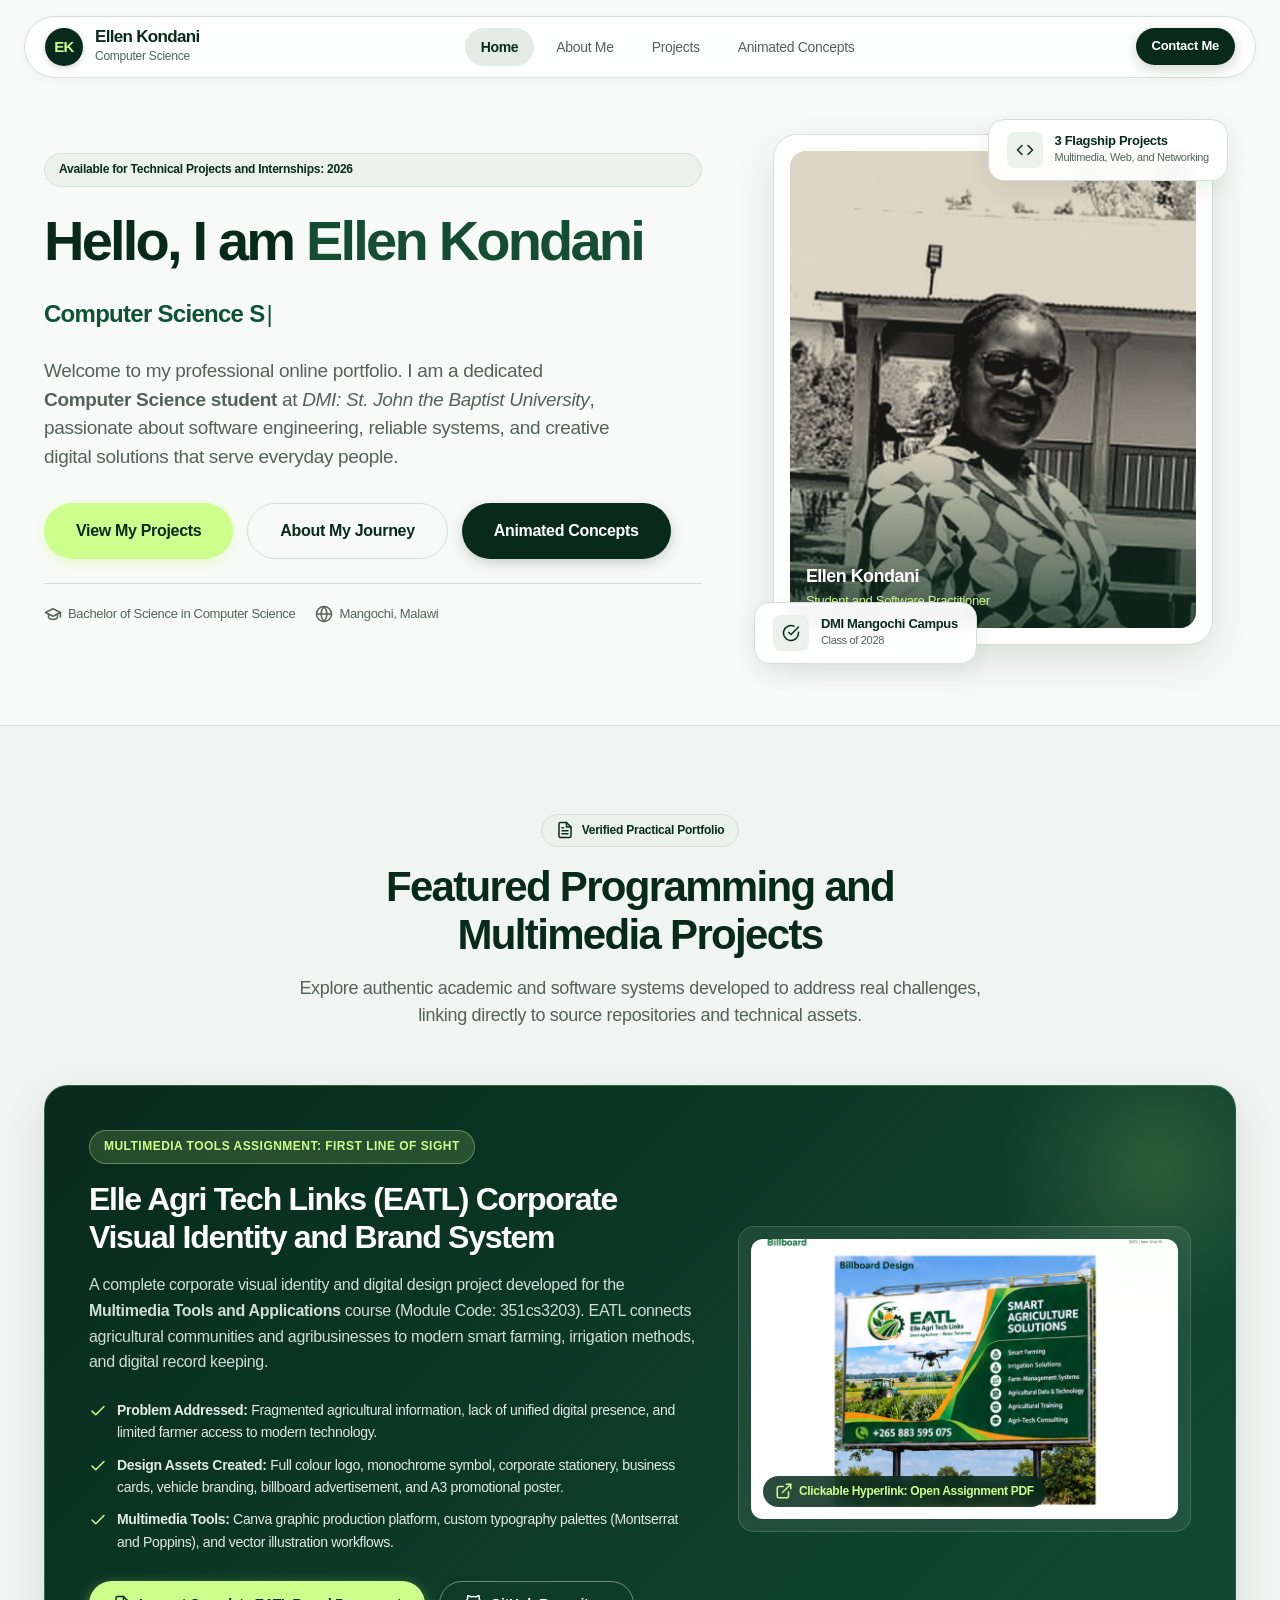
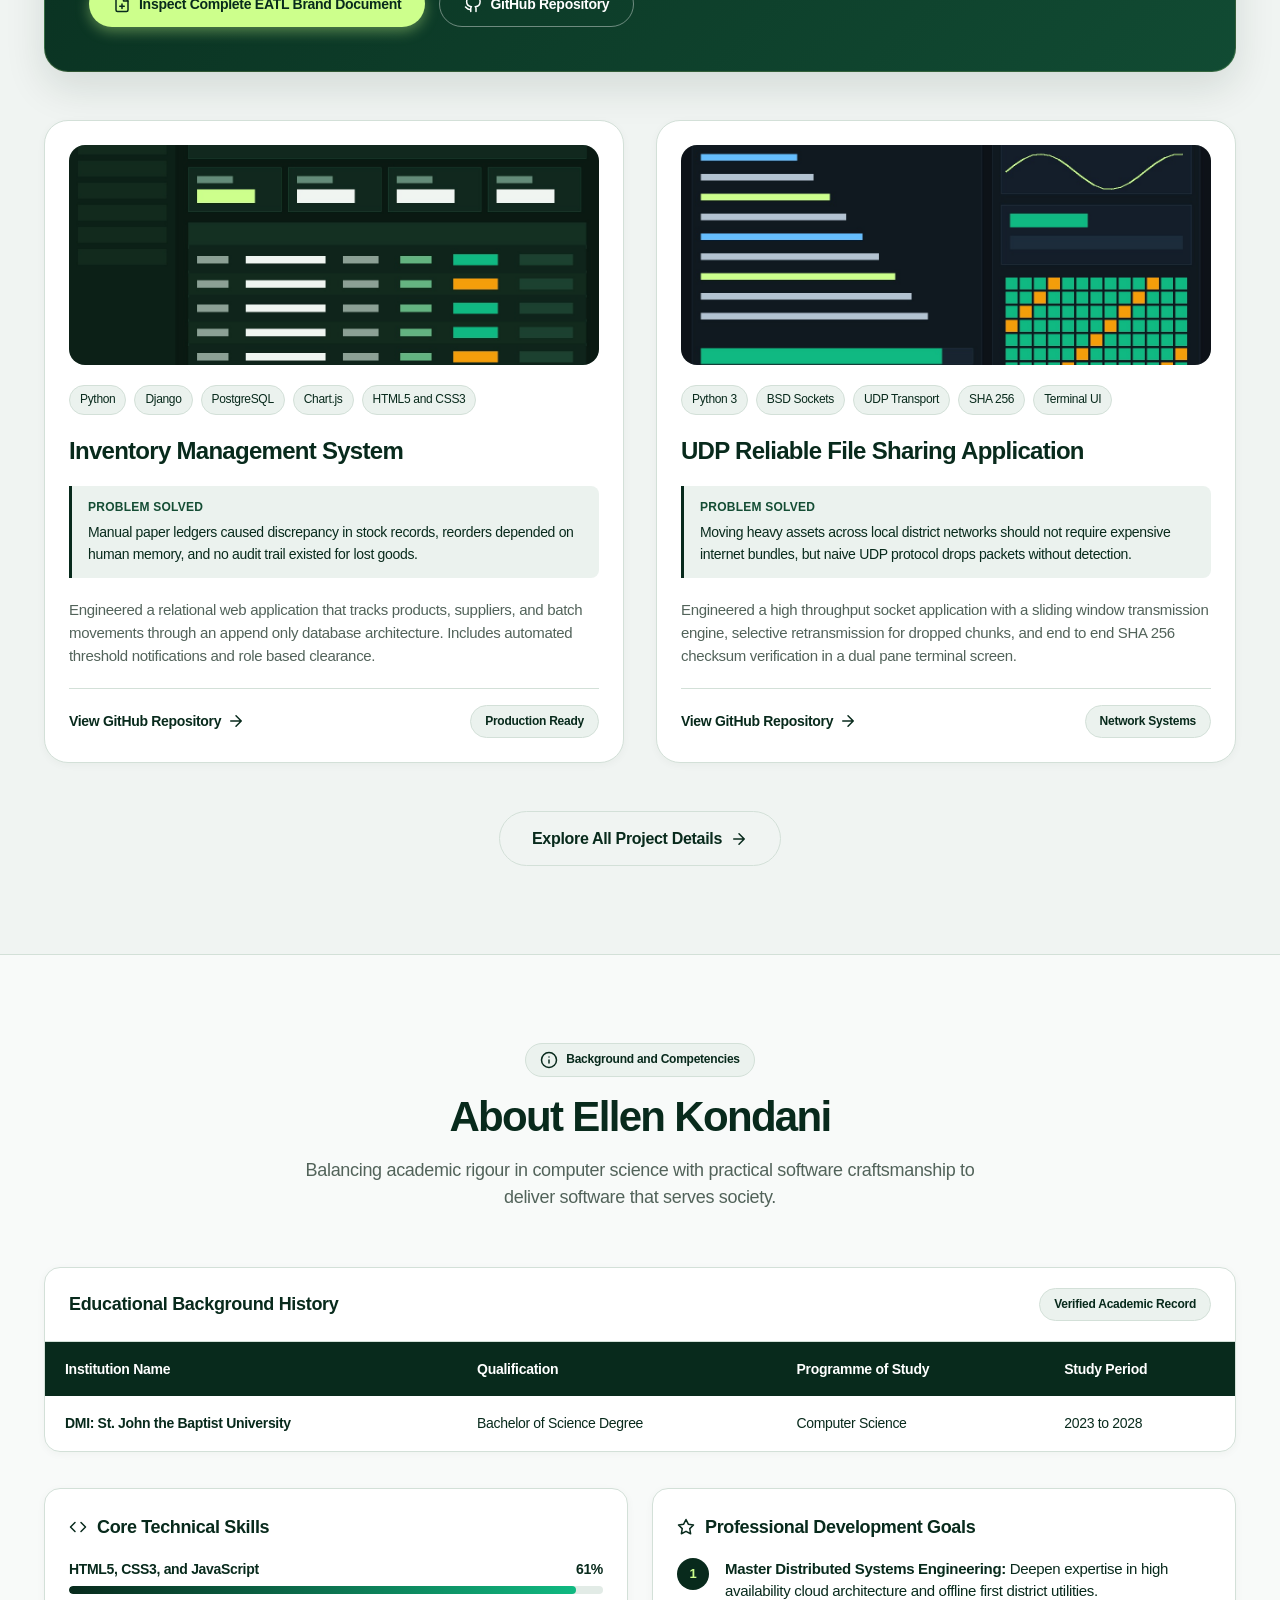
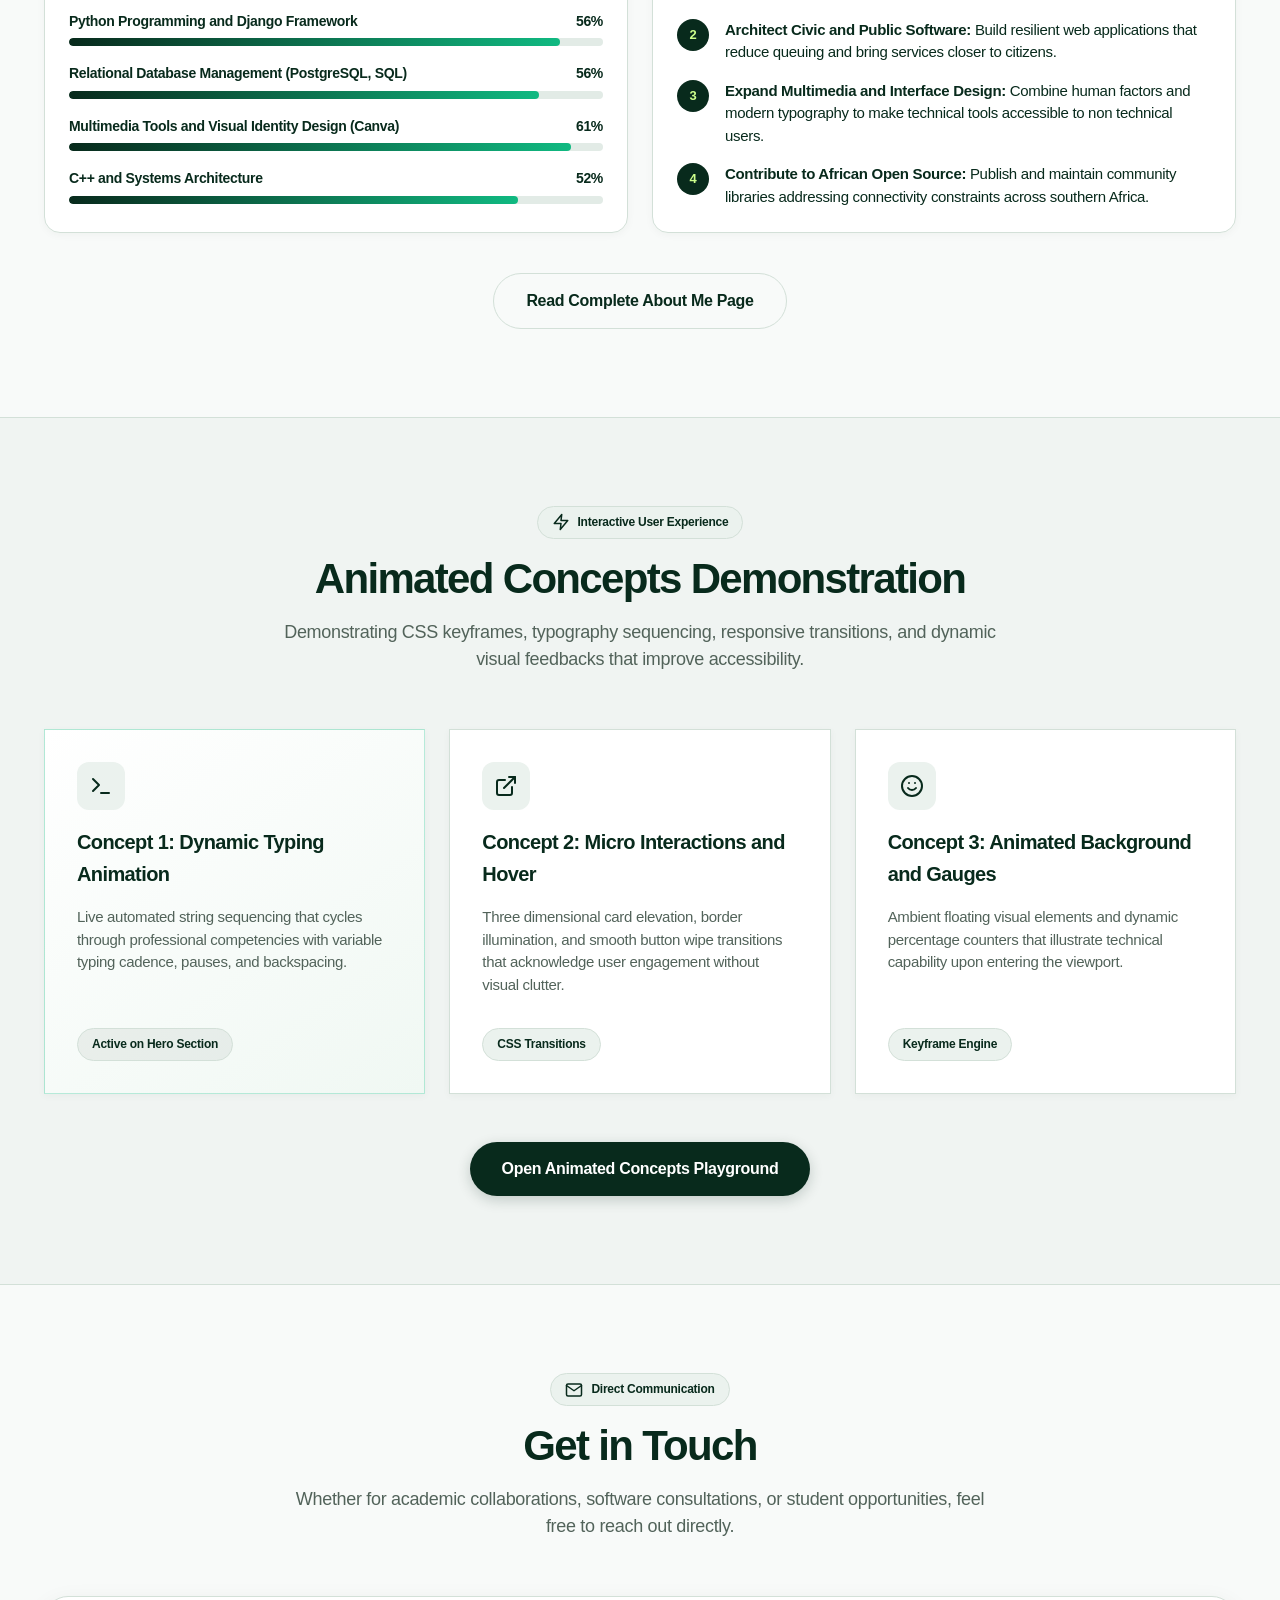
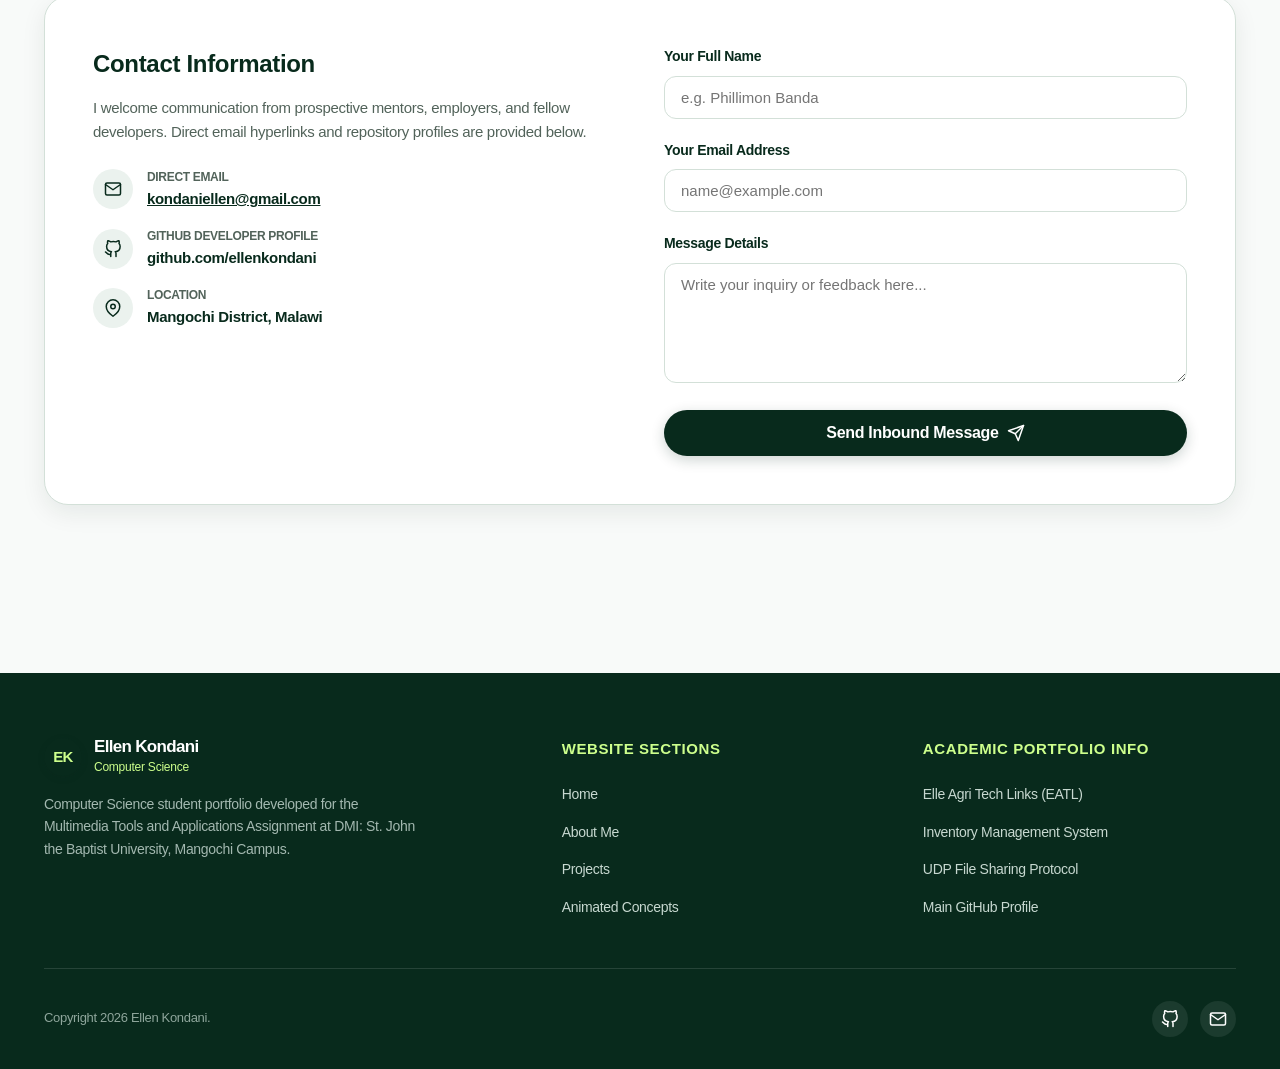
<file: index.html>
<!DOCTYPE html>
<html lang="en">
<head>
  <meta charset="UTF-8">
  <meta name="viewport" content="width=device-width, initial-scale=1.0">
  <title>Ellen Kondani: Computer Science Portfolio and Engineering Systems</title>
  <meta name="description" content="Personal professional portfolio of Ellen Kondani, Computer Science student and software developer based in Mangochi, Malawi. Showcasing software systems, multimedia branding, and engineering projects.">
  <link rel="stylesheet" href="css/style.css">
</head>
<body>

  <header class="site-header">
    <div class="site-header__inner">
      <a href="index.html" class="brand-link" aria-label="Ellen Kondani Portfolio Home">
        <div class="brand-logo-mark">EK</div>
        <div class="brand-text">
          <span class="brand-name">Ellen Kondani</span>
          <span class="brand-sub">Computer Science</span>
        </div>
      </a>

      <nav aria-label="Primary Navigation">
        <ul class="nav-links">
          <li class="nav-item active"><a href="index.html">Home</a></li>
          <li class="nav-item"><a href="about.html">About Me</a></li>
          <li class="nav-item"><a href="projects.html">Projects</a></li>
          <li class="nav-item"><a href="animations.html">Animated Concepts</a></li>
        </ul>
      </nav>

      <div class="nav-actions">
        <a href="#contact" class="btn btn-primary btn-sm">Contact Me</a>
        <button class="mobile-toggle" aria-label="Toggle navigation menu">
          <svg class="icon" viewBox="0 0 24 24"><line x1="3" y1="12" x2="21" y2="12"/><line x1="3" y1="6" x2="21" y2="6"/><line x1="3" y1="18" x2="21" y2="18"/></svg>
        </button>
      </div>
    </div>
  </header>

  <main>

    <section class="hero-section" id="home">
      <div class="container">
        <div class="hero-grid">
          <div class="hero-content">
            <div class="pill-badge">
              <span>Available for Technical Projects and Internships: 2026</span>
            </div>

            <h1 class="hero-title">
              Hello, I am <span class="hero-title-highlight">Ellen Kondani</span>
            </h1>

            <div class="hero-typing-box" aria-live="polite">
              <span id="typing-text"></span><span class="cursor-blink">|</span>
            </div>

            <p class="hero-description">
              Welcome to my professional online portfolio. I am a dedicated <strong>Computer Science student</strong> at <em>DMI: St. John the Baptist University</em>, passionate about software engineering, reliable systems, and creative digital solutions that serve everyday people.
            </p>

            <div class="hero-ctas">
              <a href="projects.html" class="btn btn-accent btn-lg">View My Projects</a>
              <a href="#about-overview" class="btn btn-outline btn-lg">About My Journey</a>
              <a href="animations.html" class="btn btn-primary btn-lg">Animated Concepts</a>
            </div>

            <div class="hero-meta-row">
              <div class="hero-meta-item">
                <svg class="icon" viewBox="0 0 24 24"><path d="M22 10v6M2 10l10-5 10 5-10 5z"/><path d="M6 12v5c3 3 9 3 12 0v-5"/></svg>
                <span>Bachelor of Science in Computer Science</span>
              </div>
              <div class="hero-meta-item">
                <svg class="icon" viewBox="0 0 24 24"><circle cx="12" cy="12" r="10"/><path d="M12 2a15.3 15.3 0 0 1 4 10 15.3 15.3 0 0 1-4 10 15.3 15.3 0 0 1-4-10 15.3 15.3 0 0 1 4-10z"/><line x1="2" y1="12" x2="22" y2="12"/></svg>
                <span>Mangochi, Malawi</span>
              </div>
            </div>
          </div>

          <div class="hero-visual">
            <div class="hero-card">
              <div class="hero-image-wrap">
                <img src="images/profile.jpg" alt="Portrait photograph of Ellen Kondani, Computer Science student and software developer" class="hero-image" width="440" height="520">
                <div class="hero-image-overlay"></div>
                <div class="hero-image-caption">
                  <div class="hero-image-name">Ellen Kondani</div>
                  <div class="hero-image-role">Student and Software Practitioner</div>
                </div>
              </div>

              <div class="floating-badge floating-badge-top">
                <div class="badge-icon-box">
                  <svg class="icon" viewBox="0 0 24 24"><polyline points="16 18 22 12 16 6"/><polyline points="8 6 2 12 8 18"/></svg>
                </div>
                <div>
                  <div class="badge-text-primary">3 Flagship Projects</div>
                  <div class="badge-text-secondary">Multimedia, Web, and Networking</div>
                </div>
              </div>

              <div class="floating-badge floating-badge-bottom">
                <div class="badge-icon-box">
                  <svg class="icon" viewBox="0 0 24 24"><path d="M22 11.08V12a10 10 0 1 1-5.93-9.14"/><polyline points="22 4 12 14.01 9 11.01"/></svg>
                </div>
                <div>
                  <div class="badge-text-primary">DMI Mangochi Campus</div>
                  <div class="badge-text-secondary">Class of 2028</div>
                </div>
              </div>
            </div>
          </div>
        </div>
      </div>
    </section>

    <section class="section section-alt" id="projects-showcase">
      <div class="container">
        <div class="section-head reveal-element">
          <div class="pill-badge">
            <svg class="icon" viewBox="0 0 24 24"><path d="M14 2H6a2 2 0 0 0-2 2v16a2 2 0 0 0 2 2h12a2 2 0 0 0 2-2V8z"/><polyline points="14 2 14 8 20 8"/><line x1="16" y1="13" x2="8" y2="13"/><line x1="16" y1="17" x2="8" y2="17"/><polyline points="10 9 9 9 8 9"/></svg>
            <span>Verified Practical Portfolio</span>
          </div>
          <h2 class="section-title">Featured Programming and Multimedia Projects</h2>
          <p class="section-subtitle">
            Explore authentic academic and software systems developed to address real challenges, linking directly to source repositories and technical assets.
          </p>
        </div>

        <div class="first-sight-banner reveal-element">
          <div class="first-sight-grid">
            <div>
              <span class="first-sight-header-tag">Multimedia Tools Assignment: First Line of Sight</span>
              <h3 class="first-sight-title">Elle Agri Tech Links (EATL) Corporate Visual Identity and Brand System</h3>
              <p class="first-sight-desc">
                A complete corporate visual identity and digital design project developed for the <strong>Multimedia Tools and Applications</strong> course (Module Code: 351cs3203). EATL connects agricultural communities and agribusinesses to modern smart farming, irrigation methods, and digital record keeping.
              </p>

              <ul class="first-sight-points">
                <li class="first-sight-point">
                  <svg class="icon" viewBox="0 0 24 24"><polyline points="20 6 9 17 4 12"/></svg>
                  <span><strong>Problem Addressed:</strong> Fragmented agricultural information, lack of unified digital presence, and limited farmer access to modern technology.</span>
                </li>
                <li class="first-sight-point">
                  <svg class="icon" viewBox="0 0 24 24"><polyline points="20 6 9 17 4 12"/></svg>
                  <span><strong>Design Assets Created:</strong> Full colour logo, monochrome symbol, corporate stationery, business cards, vehicle branding, billboard advertisement, and A3 promotional poster.</span>
                </li>
                <li class="first-sight-point">
                  <svg class="icon" viewBox="0 0 24 24"><polyline points="20 6 9 17 4 12"/></svg>
                  <span><strong>Multimedia Tools:</strong> Canva graphic production platform, custom typography palettes (Montserrat and Poppins), and vector illustration workflows.</span>
                </li>
              </ul>

              <div class="first-sight-actions">
                <a href="eatl-multimedia-assignment.pdf" target="_blank" rel="noopener noreferrer" class="btn btn-accent">
                  <svg class="icon" viewBox="0 0 24 24"><path d="M14 2H6a2 2 0 0 0-2 2v16a2 2 0 0 0 2 2h12a2 2 0 0 0 2-2V8z"/><polyline points="14 2 14 8 20 8"/><line x1="12" y1="18" x2="12" y2="12"/><line x1="9" y1="15" x2="15" y2="15"/></svg>
                  <span>Inspect Complete EATL Brand Document</span>
                </a>
                <a href="https://github.com/ellenkondani/eatl-brand-identity" target="_blank" rel="noopener noreferrer" class="btn btn-outline" style="color: #ffffff; border-color: rgba(255,255,255,0.4);">
                  <svg class="icon" viewBox="0 0 24 24"><path d="M9 19c-5 1.5-5-2.5-7-3m14 6v-3.87a3.37 3.37 0 0 0-.94-2.61c3.14-.35 6.44-1.54 6.44-7A5.44 5.44 0 0 0 20 4.77 5.07 5.07 0 0 0 19.91 1S18.73.65 16 2.48a13.38 13.38 0 0 0-7 0C6.27.65 5.09 1 5.09 1A5.07 5.07 0 0 0 5 4.77a5.44 5.44 0 0 0-1.5 3.78c0 5.42 3.3 6.61 6.44 7A3.37 3.37 0 0 0 9 18.13V22"/></svg>
                  <span>GitHub Repository</span>
                </a>
              </div>
            </div>

            <div class="first-sight-media-card">
              <a href="eatl-multimedia-assignment.pdf" target="_blank" rel="noopener noreferrer" class="first-sight-media-link" aria-label="Open full EATL multimedia design portfolio PDF document">
                <img src="images/project1-billboard.png" alt="Elle Agri Tech Links billboard and promotional design developed in Canva" class="first-sight-img" width="560" height="280">
                <div class="media-tag-overlay">
                  <svg class="icon" viewBox="0 0 24 24"><path d="M18 13v6a2 2 0 0 1-2 2H5a2 2 0 0 1-2-2V8a2 2 0 0 1 2-2h6"/><polyline points="15 3 21 3 21 9"/><line x1="10" y1="14" x2="21" y2="3"/></svg>
                  <span>Clickable Hyperlink: Open Assignment PDF</span>
                </div>
              </a>
            </div>
          </div>
        </div>

        <div class="projects-grid">
          <article class="project-card reveal-element">
            <div class="project-image-wrap">
              <a href="https://github.com/ellenkondani/inventory-management-system" target="_blank" rel="noopener noreferrer">
                <img src="images/project2.jpg" alt="User interface screenshot of Inventory Management System dashboard and ledger" class="project-thumb" width="600" height="400">
              </a>
            </div>

            <div class="project-tech-badges">
              <span class="tech-badge">Python</span>
              <span class="tech-badge">Django</span>
              <span class="tech-badge">PostgreSQL</span>
              <span class="tech-badge">Chart.js</span>
              <span class="tech-badge">HTML5 and CSS3</span>
            </div>

            <h3 class="project-title">Inventory Management System</h3>

            <div class="project-problem-box">
              <div class="project-problem-label">Problem Solved</div>
              Manual paper ledgers caused discrepancy in stock records, reorders depended on human memory, and no audit trail existed for lost goods.
            </div>

            <p class="project-description">
              Engineered a relational web application that tracks products, suppliers, and batch movements through an append only database architecture. Includes automated threshold notifications and role based clearance.
            </p>

            <div class="project-footer">
              <div class="project-link-group">
                <a href="https://github.com/ellenkondani/inventory-management-system" target="_blank" rel="noopener noreferrer" class="link-arrow">
                  <span>View GitHub Repository</span>
                  <svg class="icon" viewBox="0 0 24 24"><path d="M5 12h14M12 5l7 7-7 7"/></svg>
                </a>
              </div>
              <span class="pill-badge">Production Ready</span>
            </div>
          </article>

          <article class="project-card reveal-element">
            <div class="project-image-wrap">
              <a href="https://github.com/ellenkondani/udp-file-transfer" target="_blank" rel="noopener noreferrer">
                <img src="images/project3.jpg" alt="Terminal interface screenshot of the high reliability UDP file transfer application" class="project-thumb" width="600" height="400">
              </a>
            </div>

            <div class="project-tech-badges">
              <span class="tech-badge">Python 3</span>
              <span class="tech-badge">BSD Sockets</span>
              <span class="tech-badge">UDP Transport</span>
              <span class="tech-badge">SHA 256</span>
              <span class="tech-badge">Terminal UI</span>
            </div>

            <h3 class="project-title">UDP Reliable File Sharing Application</h3>

            <div class="project-problem-box">
              <div class="project-problem-label">Problem Solved</div>
              Moving heavy assets across local district networks should not require expensive internet bundles, but naive UDP protocol drops packets without detection.
            </div>

            <p class="project-description">
              Engineered a high throughput socket application with a sliding window transmission engine, selective retransmission for dropped chunks, and end to end SHA 256 checksum verification in a dual pane terminal screen.
            </p>

            <div class="project-footer">
              <div class="project-link-group">
                <a href="https://github.com/ellenkondani/udp-file-transfer" target="_blank" rel="noopener noreferrer" class="link-arrow">
                  <span>View GitHub Repository</span>
                  <svg class="icon" viewBox="0 0 24 24"><path d="M5 12h14M12 5l7 7-7 7"/></svg>
                </a>
              </div>
              <span class="pill-badge">Network Systems</span>
            </div>
          </article>
        </div>

        <div style="text-align: center; margin-top: 48px;">
          <a href="projects.html" class="btn btn-outline btn-lg">
            <span>Explore All Project Details</span>
            <svg class="icon" viewBox="0 0 24 24"><path d="M5 12h14M12 5l7 7-7 7"/></svg>
          </a>
        </div>
      </div>
    </section>

    <section class="section" id="about-overview">
      <div class="container">
        <div class="section-head reveal-element">
          <div class="pill-badge">
            <svg class="icon" viewBox="0 0 24 24"><circle cx="12" cy="12" r="10"/><path d="M12 16v-4"/><path d="M12 8h.01"/></svg>
            <span>Background and Competencies</span>
          </div>
          <h2 class="section-title">About Ellen Kondani</h2>
          <p class="section-subtitle">
            Balancing academic rigour in computer science with practical software craftsmanship to deliver software that serves society.
          </p>
        </div>

        <div class="table-card reveal-element">
          <div style="padding: 20px 24px; border-bottom: 1px solid var(--border-divider); display: flex; align-items: center; justify-content: space-between;">
            <h3 style="font-size: 18px; font-weight: 700;">Educational Background History</h3>
            <span class="pill-badge">Verified Academic Record</span>
          </div>
          <table class="styled-table">
            <thead>
              <tr>
                <th>Institution Name</th>
                <th>Qualification</th>
                <th>Programme of Study</th>
                <th>Study Period</th>
              </tr>
            </thead>
            <tbody>
              <tr>
                <td><strong>DMI: St. John the Baptist University</strong></td>
                <td>Bachelor of Science Degree</td>
                <td>Computer Science</td>
                <td>2023 to 2028</td>
              </tr>

            </tbody>
          </table>
        </div>

        <div class="skills-container reveal-element">
          <div class="skill-card">
            <h3 class="skill-card-title">
              <svg class="icon" viewBox="0 0 24 24"><polyline points="16 18 22 12 16 6"/><polyline points="8 6 2 12 8 18"/></svg>
              <span>Core Technical Skills</span>
            </h3>
            <ul class="skill-list-unstyled">
              <li class="skill-item">
                <div class="skill-item-header">
                  <span>HTML5, CSS3, and JavaScript</span>
                  <span class="skill-percent">95%</span>
                </div>
                <div class="progress-track">
                  <div class="progress-fill" data-target="95%"></div>
                </div>
              </li>
              <li class="skill-item">
                <div class="skill-item-header">
                  <span>Python Programming and Django Framework</span>
                  <span class="skill-percent">92%</span>
                </div>
                <div class="progress-track">
                  <div class="progress-fill" data-target="92%"></div>
                </div>
              </li>
              <li class="skill-item">
                <div class="skill-item-header">
                  <span>Relational Database Management (PostgreSQL, SQL)</span>
                  <span class="skill-percent">88%</span>
                </div>
                <div class="progress-track">
                  <div class="progress-fill" data-target="88%"></div>
                </div>
              </li>
              <li class="skill-item">
                <div class="skill-item-header">
                  <span>Multimedia Tools and Visual Identity Design (Canva)</span>
                  <span class="skill-percent">94%</span>
                </div>
                <div class="progress-track">
                  <div class="progress-fill" data-target="94%"></div>
                </div>
              </li>
              <li class="skill-item">
                <div class="skill-item-header">
                  <span>C++ and Systems Architecture</span>
                  <span class="skill-percent">84%</span>
                </div>
                <div class="progress-track">
                  <div class="progress-fill" data-target="84%"></div>
                </div>
              </li>
            </ul>
          </div>

          <div class="skill-card">
            <h3 class="skill-card-title">
              <svg class="icon" viewBox="0 0 24 24"><polygon points="12 2 15.09 8.26 22 9.27 17 14.14 18.18 21.02 12 17.77 5.82 21.02 7 14.14 2 9.27 8.91 8.26 12 2"/></svg>
              <span>Professional Development Goals</span>
            </h3>
            <ol class="custom-ordered-list">
              <li>
                <strong>Master Distributed Systems Engineering:</strong> Deepen expertise in high availability cloud architecture and offline first district utilities.
              </li>
              <li>
                <strong>Architect Civic and Public Software:</strong> Build resilient web applications that reduce queuing and bring services closer to citizens.
              </li>
              <li>
                <strong>Expand Multimedia and Interface Design:</strong> Combine human factors and modern typography to make technical tools accessible to non technical users.
              </li>
              <li>
                <strong>Contribute to African Open Source:</strong> Publish and maintain community libraries addressing connectivity constraints across southern Africa.
              </li>
            </ol>
          </div>
        </div>

        <div style="text-align: center; margin-top: 40px;">
          <a href="about.html" class="btn btn-outline btn-lg">Read Complete About Me Page</a>
        </div>
      </div>
    </section>

    <section class="section section-alt" id="animated-concepts-preview">
      <div class="container">
        <div class="section-head reveal-element">
          <div class="pill-badge">
            <svg class="icon" viewBox="0 0 24 24"><polygon points="13 2 3 14 12 14 11 22 21 10 12 10 13 2"/></svg>
            <span>Interactive User Experience</span>
          </div>
          <h2 class="section-title">Animated Concepts Demonstration</h2>
          <p class="section-subtitle">
            Demonstrating CSS keyframes, typography sequencing, responsive transitions, and dynamic visual feedbacks that improve accessibility.
          </p>
        </div>

        <div class="bento-grid">
          <div class="bento-card bento-card-highlight reveal-element">
            <div class="bento-icon-box">
              <svg class="icon" viewBox="0 0 24 24"><polyline points="4 17 10 11 4 5"/><line x1="12" y1="19" x2="20" y2="19"/></svg>
            </div>
            <h3 class="bento-title">Concept 1: Dynamic Typing Animation</h3>
            <p class="bento-desc">
              Live automated string sequencing that cycles through professional competencies with variable typing cadence, pauses, and backspacing.
            </p>
            <div style="margin-top: auto; padding-top: 16px;">
              <span class="pill-badge" style="background: rgba(8,42,28,0.06);">Active on Hero Section</span>
            </div>
          </div>

          <div class="bento-card reveal-element">
            <div class="bento-icon-box">
              <svg class="icon" viewBox="0 0 24 24"><path d="M15 3h6v6"/><path d="M10 14L21 3"/><path d="M18 13v6a2 2 0 0 1-2 2H5a2 2 0 0 1-2-2V8a2 2 0 0 1 2-2h6"/></svg>
            </div>
            <h3 class="bento-title">Concept 2: Micro Interactions and Hover</h3>
            <p class="bento-desc">
              Three dimensional card elevation, border illumination, and smooth button wipe transitions that acknowledge user engagement without visual clutter.
            </p>
            <div style="margin-top: auto; padding-top: 16px;">
              <span class="pill-badge">CSS Transitions</span>
            </div>
          </div>

          <div class="bento-card reveal-element">
            <div class="bento-icon-box">
              <svg class="icon" viewBox="0 0 24 24"><circle cx="12" cy="12" r="10"/><path d="M8 14s1.5 2 4 2 4-2 4-2"/><line x1="9" y1="9" x2="9.01" y2="9"/><line x1="15" y1="9" x2="15.01" y2="9"/></svg>
            </div>
            <h3 class="bento-title">Concept 3: Animated Background and Gauges</h3>
            <p class="bento-desc">
              Ambient floating visual elements and dynamic percentage counters that illustrate technical capability upon entering the viewport.
            </p>
            <div style="margin-top: auto; padding-top: 16px;">
              <span class="pill-badge">Keyframe Engine</span>
            </div>
          </div>
        </div>

        <div style="text-align: center; margin-top: 48px;">
          <a href="animations.html" class="btn btn-primary btn-lg">Open Animated Concepts Playground</a>
        </div>
      </div>
    </section>

    <section class="section" id="contact">
      <div class="container">
        <div class="section-head reveal-element">
          <div class="pill-badge">
            <svg class="icon" viewBox="0 0 24 24"><path d="M4 4h16c1.1 0 2 .9 2 2v12c0 1.1-.9 2-2 2H4c-1.1 0-2-.9-2-2V6c0-1.1.9-2 2-2z"/><polyline points="22,6 12,13 2,6"/></svg>
            <span>Direct Communication</span>
          </div>
          <h2 class="section-title">Get in Touch</h2>
          <p class="section-subtitle">
            Whether for academic collaborations, software consultations, or student opportunities, feel free to reach out directly.
          </p>
        </div>

        <div class="contact-card reveal-element">
          <div class="contact-info-block">
            <div>
              <h3 style="font-size: 24px; font-weight: 700; margin-bottom: 12px;">Contact Information</h3>
              <p style="color: var(--text-muted); font-size: 15px; line-height: 1.6;">
                I welcome communication from prospective mentors, employers, and fellow developers. Direct email hyperlinks and repository profiles are provided below.
              </p>
            </div>

            <ul class="contact-list">
              <li class="contact-item">
                <div class="contact-icon-box">
                  <svg class="icon" viewBox="0 0 24 24"><path d="M4 4h16c1.1 0 2 .9 2 2v12c0 1.1-.9 2-2 2H4c-1.1 0-2-.9-2-2V6c0-1.1.9-2 2-2z"/><polyline points="22,6 12,13 2,6"/></svg>
                </div>
                <div>
                  <div style="font-size: 12px; color: var(--text-muted); font-weight: 600; text-transform: uppercase;">Direct Email</div>
                  <a href="mailto:hello@ellenkondani.com" style="font-weight: 600; color: var(--brand-primary); text-decoration: underline;">kondaniellen@gmail.com</a>
                </div>
              </li>



              <li class="contact-item">
                <div class="contact-icon-box">
                  <svg class="icon" viewBox="0 0 24 24"><path d="M9 19c-5 1.5-5-2.5-7-3m14 6v-3.87a3.37 3.37 0 0 0-.94-2.61c3.14-.35 6.44-1.54 6.44-7A5.44 5.44 0 0 0 20 4.77 5.07 5.07 0 0 0 19.91 1S18.73.65 16 2.48a13.38 13.38 0 0 0-7 0C6.27.65 5.09 1 5.09 1A5.07 5.07 0 0 0 5 4.77a5.44 5.44 0 0 0-1.5 3.78c0 5.42 3.3 6.61 6.44 7A3.37 3.37 0 0 0 9 18.13V22"/></svg>
                </div>
                <div>
                  <div style="font-size: 12px; color: var(--text-muted); font-weight: 600; text-transform: uppercase;">GitHub Developer Profile</div>
                  <a href="https://github.com/ellenkondani" target="_blank" rel="noopener noreferrer" style="font-weight: 600; color: var(--brand-primary);">github.com/ellenkondani</a>
                </div>
              </li>

              <li class="contact-item">
                <div class="contact-icon-box">
                  <svg class="icon" viewBox="0 0 24 24"><path d="M21 10c0 7-9 13-9 13s-9-6-9-13a9 9 0 0 1 18 0z"/><circle cx="12" cy="10" r="3"/></svg>
                </div>
                <div>
                  <div style="font-size: 12px; color: var(--text-muted); font-weight: 600; text-transform: uppercase;">Location</div>
                  <span style="font-weight: 600; color: var(--text-ink);">Mangochi District, Malawi</span>
                </div>
              </li>
            </ul>
          </div>

          <div>
            <form action="mailto:hello@ellenkondani.com" method="post" enctype="text/plain">
              <div class="form-group">
                <label for="contact-name" class="form-label">Your Full Name</label>
                <input type="text" id="contact-name" name="name" class="form-input" placeholder="e.g. Phillimon Banda" required>
              </div>

              <div class="form-group">
                <label for="contact-email" class="form-label">Your Email Address</label>
                <input type="email" id="contact-email" name="email" class="form-input" placeholder="name@example.com" required>
              </div>

              <div class="form-group">
                <label for="contact-message" class="form-label">Message Details</label>
                <textarea id="contact-message" name="message" class="form-textarea" placeholder="Write your inquiry or feedback here..." required></textarea>
              </div>

              <button type="submit" class="btn btn-primary btn-lg" style="width: 100%;">
                <span>Send Inbound Message</span>
                <svg class="icon" viewBox="0 0 24 24"><line x1="22" y1="2" x2="11" y2="13"/><polygon points="22 2 15 22 11 13 2 9 22 2"/></svg>
              </button>
            </form>
          </div>
        </div>
      </div>
    </section>

  </main>

  <footer class="site-footer">
    <div class="container">
      <div class="footer-top">
        <div>
          <div class="brand-link" style="color: var(--surface-white);">
            <div class="brand-logo-mark">EK</div>
            <div class="brand-text">
              <span class="brand-name" style="color: var(--surface-white);">Ellen Kondani</span>
              <span class="brand-sub" style="color: var(--brand-accent);">Computer Science</span>
            </div>
          </div>
          <p class="footer-brand-desc">
            Computer Science student portfolio developed for the Multimedia Tools and Applications Assignment at DMI: St. John the Baptist University, Mangochi Campus.
          </p>
        </div>

        <div>
          <h4 class="footer-heading">Website Sections</h4>
          <ul class="footer-links">
            <li><a href="index.html">Home</a></li>
            <li><a href="about.html">About Me</a></li>
            <li><a href="projects.html">Projects</a></li>
            <li><a href="animations.html">Animated Concepts</a></li>
          </ul>
        </div>

        <div>
          <h4 class="footer-heading">Academic Portfolio Info</h4>
          <ul class="footer-links">
            <li><a href="projects.html#eatl-project">Elle Agri Tech Links (EATL)</a></li>
            <li><a href="projects.html#inventory-project">Inventory Management System</a></li>
            <li><a href="projects.html#udp-project">UDP File Sharing Protocol</a></li>
            <li><a href="https://github.com/ellenkondani" target="_blank" rel="noopener noreferrer">Main GitHub Profile</a></li>
          </ul>
        </div>
      </div>

      <div class="footer-bottom">
        <div>
          Copyright 2026 Ellen Kondani.
        </div>
        <div class="footer-social-row">
          <a href="https://github.com/ellenkondani" target="_blank" rel="noopener noreferrer" class="footer-social-btn" aria-label="Visit GitHub Profile">
            <svg class="icon" viewBox="0 0 24 24"><path d="M9 19c-5 1.5-5-2.5-7-3m14 6v-3.87a3.37 3.37 0 0 0-.94-2.61c3.14-.35 6.44-1.54 6.44-7A5.44 5.44 0 0 0 20 4.77 5.07 5.07 0 0 0 19.91 1S18.73.65 16 2.48a13.38 13.38 0 0 0-7 0C6.27.65 5.09 1 5.09 1A5.07 5.07 0 0 0 5 4.77a5.44 5.44 0 0 0-1.5 3.78c0 5.42 3.3 6.61 6.44 7A3.37 3.37 0 0 0 9 18.13V22"/></svg>
          </a>
          <a href="mailto:hello@ellenkondani.com" class="footer-social-btn" aria-label="Send direct email to Ellen Kondani">
            <svg class="icon" viewBox="0 0 24 24"><path d="M4 4h16c1.1 0 2 .9 2 2v12c0 1.1-.9 2-2 2H4c-1.1 0-2-.9-2-2V6c0-1.1.9-2 2-2z"/><polyline points="22,6 12,13 2,6"/></svg>
          </a>
        </div>
      </div>
    </div>
  </footer>

  <script src="js/script.js"></script>
</body>
</html>
</file>
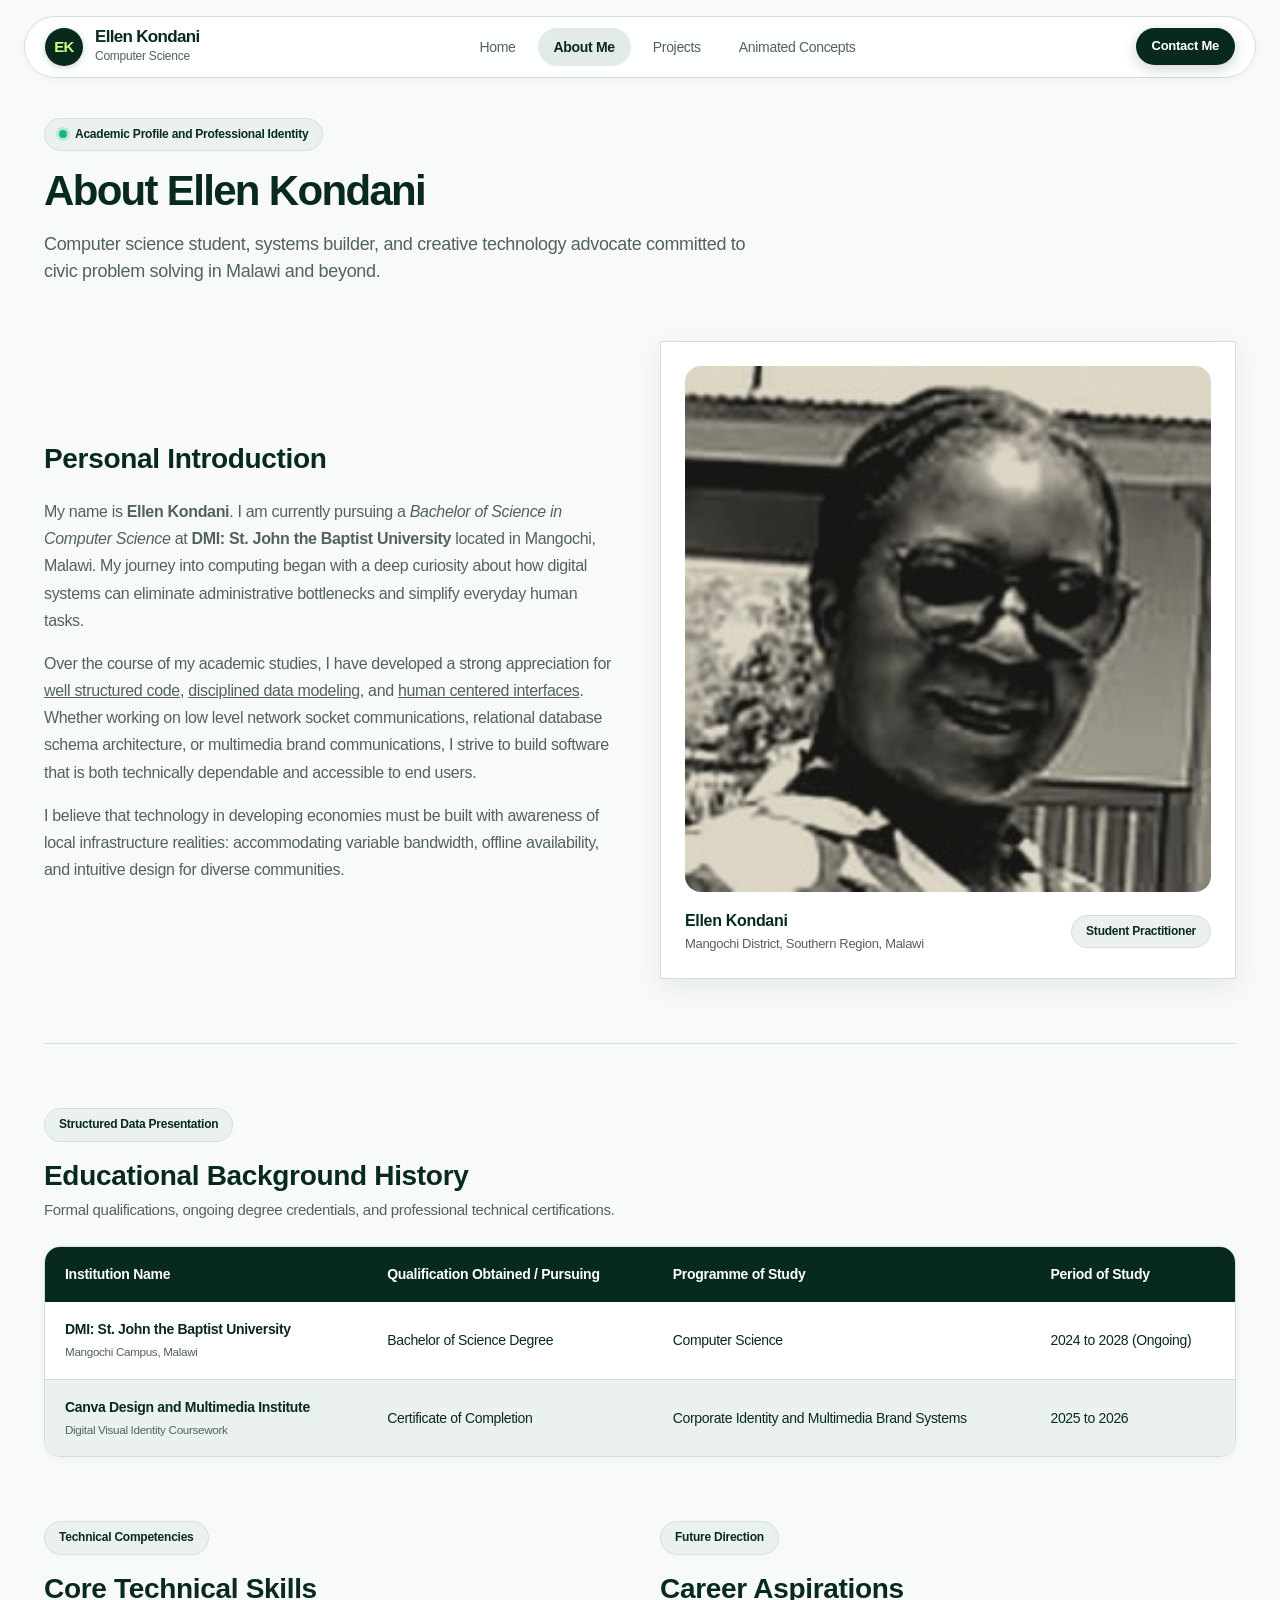
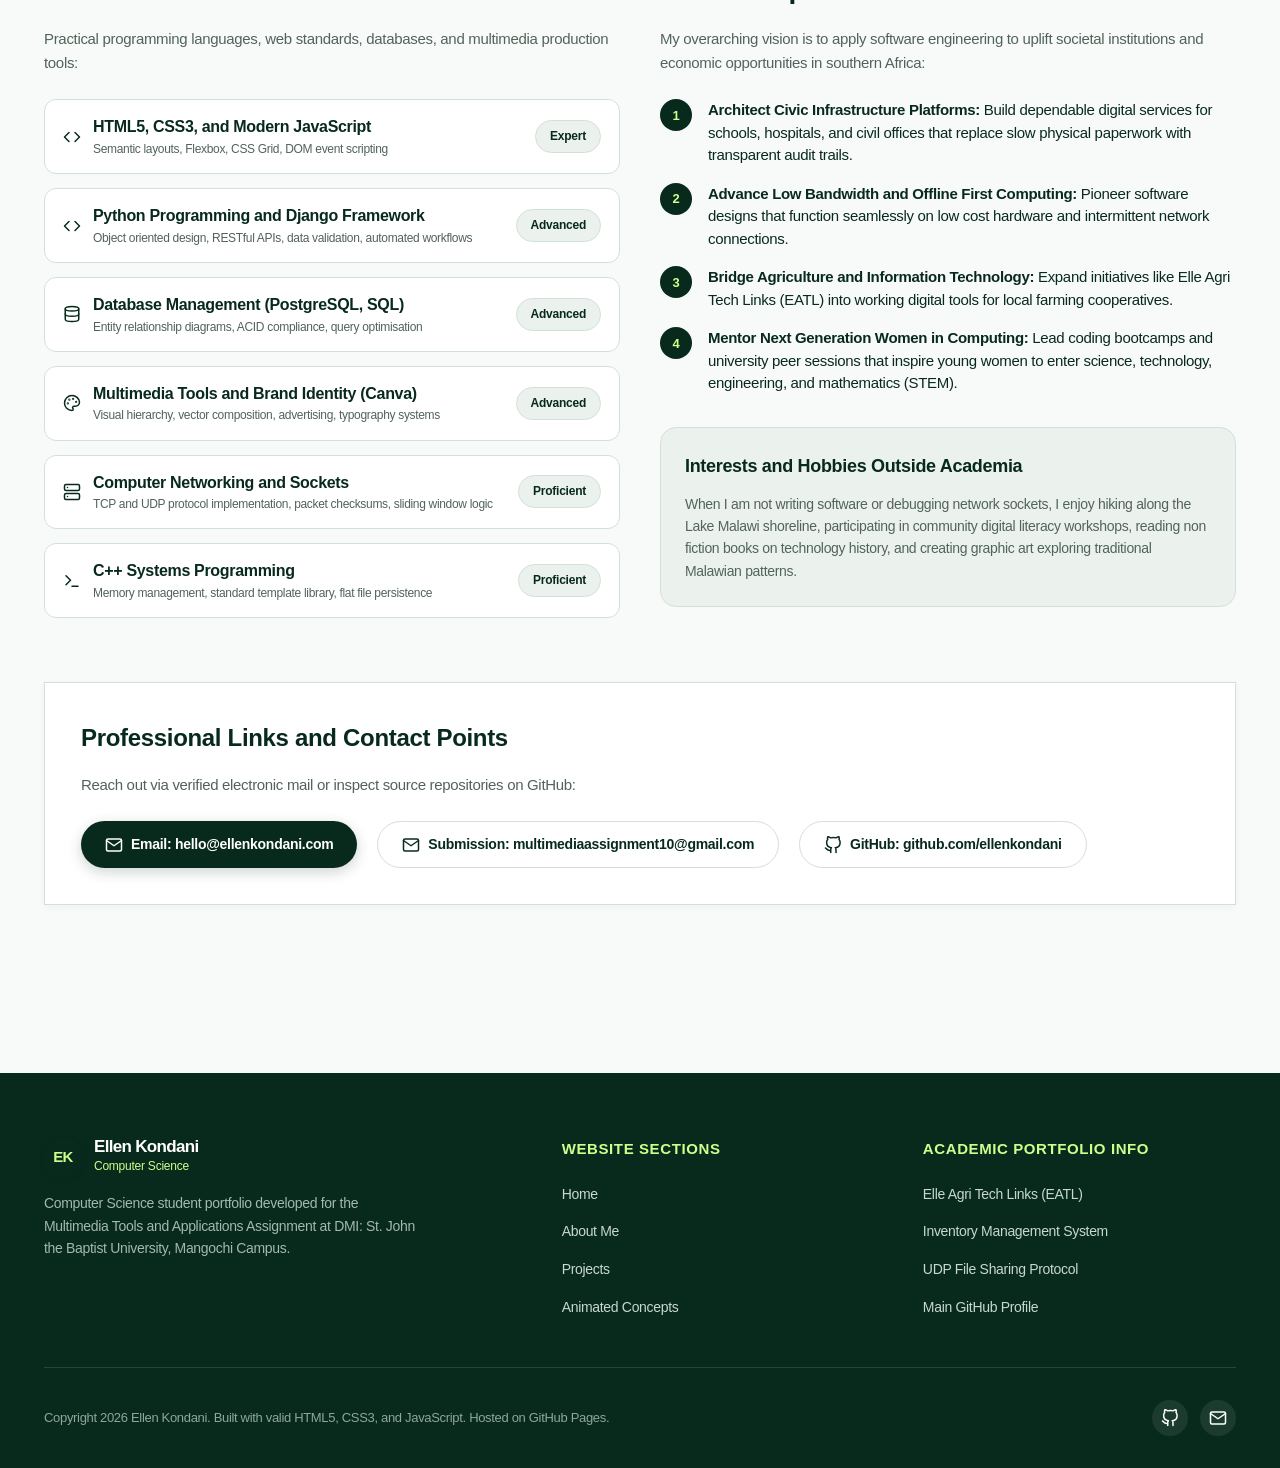
<file: about.html>
<!DOCTYPE html>
<html lang="en">
<head>
  <meta charset="UTF-8">
  <meta name="viewport" content="width=device-width, initial-scale=1.0">
  <title>About Ellen Kondani: Education, Skills, and Career Aspirations</title>
  <meta name="description" content="Detailed academic background, technical skills, interests, and career objectives of Ellen Kondani, Computer Science student at DMI: St. John the Baptist University.">
  <link rel="stylesheet" href="css/style.css">
</head>
<body>

  <header class="site-header">
    <div class="site-header__inner">
      <a href="index.html" class="brand-link" aria-label="Ellen Kondani Portfolio Home">
        <div class="brand-logo-mark">EK</div>
        <div class="brand-text">
          <span class="brand-name">Ellen Kondani</span>
          <span class="brand-sub">Computer Science</span>
        </div>
      </a>

      <nav aria-label="Primary Navigation">
        <ul class="nav-links">
          <li class="nav-item"><a href="index.html">Home</a></li>
          <li class="nav-item active"><a href="about.html">About Me</a></li>
          <li class="nav-item"><a href="projects.html">Projects</a></li>
          <li class="nav-item"><a href="animations.html">Animated Concepts</a></li>
        </ul>
      </nav>

      <div class="nav-actions">
        <a href="index.html#contact" class="btn btn-primary btn-sm">Contact Me</a>
        <button class="mobile-toggle" aria-label="Toggle navigation menu">
          <svg class="icon" viewBox="0 0 24 24"><line x1="3" y1="12" x2="21" y2="12"/><line x1="3" y1="6" x2="21" y2="6"/><line x1="3" y1="18" x2="21" y2="18"/></svg>
        </button>
      </div>
    </div>
  </header>

  <main>

    <section class="section" style="padding-top: 32px;">
      <div class="container">
        <div class="section-head section-head-left reveal-element">
          <div class="pill-badge">
            <span class="status-dot"></span>
            <span>Academic Profile and Professional Identity</span>
          </div>
          <h1 class="section-title">About Ellen Kondani</h1>
          <p class="section-subtitle">
            Computer science student, systems builder, and creative technology advocate committed to civic problem solving in Malawi and beyond.
          </p>
        </div>

        <div style="display: grid; grid-template-columns: 1fr 1fr; gap: 40px; align-items: center; margin-bottom: 64px;">
          <div class="reveal-element">
            <h2 style="font-size: 28px; font-weight: 700; margin-bottom: 16px; color: var(--brand-primary);">Personal Introduction</h2>
            <p style="font-size: 16px; line-height: 1.7; color: var(--text-muted); margin-bottom: 16px;">
              My name is <strong>Ellen Kondani</strong>. I am currently pursuing a <em>Bachelor of Science in Computer Science</em> at <strong>DMI: St. John the Baptist University</strong> located in Mangochi, Malawi. My journey into computing began with a deep curiosity about how digital systems can eliminate administrative bottlenecks and simplify everyday human tasks.
            </p>
            <p style="font-size: 16px; line-height: 1.7; color: var(--text-muted); margin-bottom: 16px;">
              Over the course of my academic studies, I have developed a strong appreciation for <u>well structured code</u>, <u>disciplined data modeling</u>, and <u>human centered interfaces</u>. Whether working on low level network socket communications, relational database schema architecture, or multimedia brand communications, I strive to build software that is both technically dependable and accessible to end users.
            </p>
            <p style="font-size: 16px; line-height: 1.7; color: var(--text-muted);">
              I believe that technology in developing economies must be built with awareness of local infrastructure realities: accommodating variable bandwidth, offline availability, and intuitive design for diverse communities.
            </p>
          </div>

          <div class="reveal-element">
            <div style="background: var(--surface-white); border: 1px solid var(--border-divider); border-radius: var(--radius-20); padding: 24px; box-shadow: var(--shadow-md);">
              <img src="images/profile-square.jpg" alt="Photograph of Ellen Kondani smiling in professional attire" style="width: 100%; border-radius: var(--radius-16); aspect-ratio: 1/1; object-fit: cover;" width="400" height="400">
              <div style="margin-top: 16px; display: flex; justify-content: space-between; align-items: center;">
                <div>
                  <div style="font-weight: 700; font-size: 16px;">Ellen Kondani</div>
                  <div style="font-size: 13px; color: var(--text-muted);">Mangochi District, Southern Region, Malawi</div>
                </div>
                <span class="pill-badge" style="background: var(--surface-subtle);">Student Practitioner</span>
              </div>
            </div>
          </div>
        </div>

        <hr style="border: 0; height: 1px; background: var(--border-divider); margin-bottom: 64px;">

        <div class="reveal-element" style="margin-bottom: 64px;">
          <div style="margin-bottom: 24px;">
            <div class="pill-badge" style="margin-bottom: 12px;">Structured Data Presentation</div>
            <h2 style="font-size: 28px; font-weight: 700; color: var(--brand-primary);">Educational Background History</h2>
            <p style="color: var(--text-muted); font-size: 15px;">
              Formal qualifications, ongoing degree credentials, and professional technical certifications.
            </p>
          </div>

          <div class="table-card">
            <table class="styled-table">
              <thead>
                <tr>
                  <th scope="col">Institution Name</th>
                  <th scope="col">Qualification Obtained / Pursuing</th>
                  <th scope="col">Programme of Study</th>
                  <th scope="col">Period of Study</th>
                </tr>
              </thead>
              <tbody>
                <tr>
                  <td><strong>DMI: St. John the Baptist University</strong><br><small style="color: var(--text-muted);">Mangochi Campus, Malawi</small></td>
                  <td>Bachelor of Science Degree</td>
                  <td>Computer Science</td>
                  <td>2024 to 2028 (Ongoing)</td>
                </tr>

                <tr>
                  <td><strong>Canva Design and Multimedia Institute</strong><br><small style="color: var(--text-muted);">Digital Visual Identity Coursework</small></td>
                  <td>Certificate of Completion</td>
                  <td>Corporate Identity and Multimedia Brand Systems</td>
                  <td>2025 to 2026</td>
                </tr>
              </tbody>
            </table>
          </div>
        </div>

        <div style="display: grid; grid-template-columns: 1fr 1fr; gap: 40px; margin-bottom: 64px;">
          <div class="reveal-element">
            <div class="pill-badge" style="margin-bottom: 12px;">Technical Competencies</div>
            <h2 style="font-size: 28px; font-weight: 700; color: var(--brand-primary); margin-bottom: 16px;">Core Technical Skills</h2>
            <p style="color: var(--text-muted); font-size: 15px; margin-bottom: 24px;">
              Practical programming languages, web standards, databases, and multimedia production tools:
            </p>

            <ul style="list-style: none; padding: 0; display: flex; flex-direction: column; gap: 14px;">
              <li style="background: var(--surface-white); border: 1px solid var(--border-divider); border-radius: var(--radius-12); padding: 14px 18px; display: flex; align-items: center; justify-content: space-between;">
                <div style="display: flex; align-items: center; gap: 12px;">
                  <svg class="icon" viewBox="0 0 24 24"><polyline points="16 18 22 12 16 6"/><polyline points="8 6 2 12 8 18"/></svg>
                  <div>
                    <strong>HTML5, CSS3, and Modern JavaScript</strong>
                    <div style="font-size: 12px; color: var(--text-muted);">Semantic layouts, Flexbox, CSS Grid, DOM event scripting</div>
                  </div>
                </div>
                <span class="pill-badge">Expert</span>
              </li>

              <li style="background: var(--surface-white); border: 1px solid var(--border-divider); border-radius: var(--radius-12); padding: 14px 18px; display: flex; align-items: center; justify-content: space-between;">
                <div style="display: flex; align-items: center; gap: 12px;">
                  <svg class="icon" viewBox="0 0 24 24"><polyline points="16 18 22 12 16 6"/><polyline points="8 6 2 12 8 18"/></svg>
                  <div>
                    <strong>Python Programming and Django Framework</strong>
                    <div style="font-size: 12px; color: var(--text-muted);">Object oriented design, RESTful APIs, data validation, automated workflows</div>
                  </div>
                </div>
                <span class="pill-badge">Advanced</span>
              </li>

              <li style="background: var(--surface-white); border: 1px solid var(--border-divider); border-radius: var(--radius-12); padding: 14px 18px; display: flex; align-items: center; justify-content: space-between;">
                <div style="display: flex; align-items: center; gap: 12px;">
                  <svg class="icon" viewBox="0 0 24 24"><ellipse cx="12" cy="5" rx="9" ry="3"/><path d="M21 12c0 1.66-4 3-9 3s-9-1.34-9-3"/><path d="M3 5v14c0 1.66 4 3 9 3s9-1.34 9-3V5"/></svg>
                  <div>
                    <strong>Database Management (PostgreSQL, SQL)</strong>
                    <div style="font-size: 12px; color: var(--text-muted);">Entity relationship diagrams, ACID compliance, query optimisation</div>
                  </div>
                </div>
                <span class="pill-badge">Advanced</span>
              </li>

              <li style="background: var(--surface-white); border: 1px solid var(--border-divider); border-radius: var(--radius-12); padding: 14px 18px; display: flex; align-items: center; justify-content: space-between;">
                <div style="display: flex; align-items: center; gap: 12px;">
                  <svg class="icon" viewBox="0 0 24 24"><circle cx="13.5" cy="6.5" r=".5"/><circle cx="17.5" cy="10.5" r=".5"/><circle cx="8.5" cy="7.5" r=".5"/><circle cx="6.5" cy="12.5" r=".5"/><path d="M12 2C6.5 2 2 6.5 2 12s4.5 10 10 10c.926 0 1.648-.746 1.648-1.688 0-.437-.18-.835-.437-1.125-.29-.289-.438-.652-.438-1.125a1.64 1.64 0 0 1 1.668-1.668h1.996c3.051 0 5.563-2.512 5.563-5.563C22 6.5 17.5 2 12 2z"/></svg>
                  <div>
                    <strong>Multimedia Tools and Brand Identity (Canva)</strong>
                    <div style="font-size: 12px; color: var(--text-muted);">Visual hierarchy, vector composition, advertising, typography systems</div>
                  </div>
                </div>
                <span class="pill-badge">Advanced</span>
              </li>

              <li style="background: var(--surface-white); border: 1px solid var(--border-divider); border-radius: var(--radius-12); padding: 14px 18px; display: flex; align-items: center; justify-content: space-between;">
                <div style="display: flex; align-items: center; gap: 12px;">
                  <svg class="icon" viewBox="0 0 24 24"><rect x="2" y="2" width="20" height="8" rx="2" ry="2"/><rect x="2" y="14" width="20" height="8" rx="2" ry="2"/><line x1="6" y1="6" x2="6.01" y2="6"/><line x1="6" y1="18" x2="6.01" y2="18"/></svg>
                  <div>
                    <strong>Computer Networking and Sockets</strong>
                    <div style="font-size: 12px; color: var(--text-muted);">TCP and UDP protocol implementation, packet checksums, sliding window logic</div>
                  </div>
                </div>
                <span class="pill-badge">Proficient</span>
              </li>

              <li style="background: var(--surface-white); border: 1px solid var(--border-divider); border-radius: var(--radius-12); padding: 14px 18px; display: flex; align-items: center; justify-content: space-between;">
                <div style="display: flex; align-items: center; gap: 12px;">
                  <svg class="icon" viewBox="0 0 24 24"><polyline points="4 17 10 11 4 5"/><line x1="12" y1="19" x2="20" y2="19"/></svg>
                  <div>
                    <strong>C++ Systems Programming</strong>
                    <div style="font-size: 12px; color: var(--text-muted);">Memory management, standard template library, flat file persistence</div>
                  </div>
                </div>
                <span class="pill-badge">Proficient</span>
              </li>
            </ul>
          </div>

          <div class="reveal-element">
            <div class="pill-badge" style="margin-bottom: 12px;">Future Direction</div>
            <h2 style="font-size: 28px; font-weight: 700; color: var(--brand-primary); margin-bottom: 16px;">Career Aspirations</h2>
            <p style="color: var(--text-muted); font-size: 15px; margin-bottom: 24px;">
              My overarching vision is to apply software engineering to uplift societal institutions and economic opportunities in southern Africa:
            </p>

            <ol class="custom-ordered-list">
              <li>
                <strong>Architect Civic Infrastructure Platforms:</strong> Build dependable digital services for schools, hospitals, and civil offices that replace slow physical paperwork with transparent audit trails.
              </li>
              <li>
                <strong>Advance Low Bandwidth and Offline First Computing:</strong> Pioneer software designs that function seamlessly on low cost hardware and intermittent network connections.
              </li>
              <li>
                <strong>Bridge Agriculture and Information Technology:</strong> Expand initiatives like Elle Agri Tech Links (EATL) into working digital tools for local farming cooperatives.
              </li>
              <li>
                <strong>Mentor Next Generation Women in Computing:</strong> Lead coding bootcamps and university peer sessions that inspire young women to enter science, technology, engineering, and mathematics (STEM).
              </li>
            </ol>

            <div style="margin-top: 32px; background: var(--surface-subtle); border-radius: var(--radius-16); padding: 24px; border: 1px solid var(--border-divider);">
              <h3 style="font-size: 18px; font-weight: 700; color: var(--brand-primary); margin-bottom: 12px;">Interests and Hobbies Outside Academia</h3>
              <p style="font-size: 14px; line-height: 1.6; color: var(--text-muted);">
                When I am not writing software or debugging network sockets, I enjoy hiking along the Lake Malawi shoreline, participating in community digital literacy workshops, reading non fiction books on technology history, and creating graphic art exploring traditional Malawian patterns.
              </p>
            </div>
          </div>
        </div>

        <div class="reveal-element" style="background: var(--surface-white); border: 1px solid var(--border-divider); border-radius: var(--radius-20); padding: 36px; box-shadow: var(--shadow-sm);">
          <h2 style="font-size: 24px; font-weight: 700; color: var(--brand-primary); margin-bottom: 16px;">Professional Links and Contact Points</h2>
          <p style="color: var(--text-muted); font-size: 15px; line-height: 1.6; margin-bottom: 24px;">
            Reach out via verified electronic mail or inspect source repositories on GitHub:
          </p>

          <div style="display: flex; flex-wrap: wrap; gap: 20px;">
            <a href="mailto:hello@ellenkondani.com" class="btn btn-primary">
              <svg class="icon" viewBox="0 0 24 24"><path d="M4 4h16c1.1 0 2 .9 2 2v12c0 1.1-.9 2-2 2H4c-1.1 0-2-.9-2-2V6c0-1.1.9-2 2-2z"/><polyline points="22,6 12,13 2,6"/></svg>
              <span>Email: hello@ellenkondani.com</span>
            </a>
            <a href="mailto:multimediaassignment10@gmail.com" class="btn btn-outline">
              <svg class="icon" viewBox="0 0 24 24"><path d="M4 4h16c1.1 0 2 .9 2 2v12c0 1.1-.9 2-2 2H4c-1.1 0-2-.9-2-2V6c0-1.1.9-2 2-2z"/><polyline points="22,6 12,13 2,6"/></svg>
              <span>Submission: multimediaassignment10@gmail.com</span>
            </a>
            <a href="https://github.com/ellenkondani" target="_blank" rel="noopener noreferrer" class="btn btn-outline">
              <svg class="icon" viewBox="0 0 24 24"><path d="M9 19c-5 1.5-5-2.5-7-3m14 6v-3.87a3.37 3.37 0 0 0-.94-2.61c3.14-.35 6.44-1.54 6.44-7A5.44 5.44 0 0 0 20 4.77 5.07 5.07 0 0 0 19.91 1S18.73.65 16 2.48a13.38 13.38 0 0 0-7 0C6.27.65 5.09 1 5.09 1A5.07 5.07 0 0 0 5 4.77a5.44 5.44 0 0 0-1.5 3.78c0 5.42 3.3 6.61 6.44 7A3.37 3.37 0 0 0 9 18.13V22"/></svg>
              <span>GitHub: github.com/ellenkondani</span>
            </a>
          </div>
        </div>

      </div>
    </section>

  </main>

  <footer class="site-footer">
    <div class="container">
      <div class="footer-top">
        <div>
          <div class="brand-link" style="color: var(--surface-white);">
            <div class="brand-logo-mark">EK</div>
            <div class="brand-text">
              <span class="brand-name" style="color: var(--surface-white);">Ellen Kondani</span>
              <span class="brand-sub" style="color: var(--brand-accent);">Computer Science</span>
            </div>
          </div>
          <p class="footer-brand-desc">
            Computer Science student portfolio developed for the Multimedia Tools and Applications Assignment at DMI: St. John the Baptist University, Mangochi Campus.
          </p>
        </div>

        <div>
          <h4 class="footer-heading">Website Sections</h4>
          <ul class="footer-links">
            <li><a href="index.html">Home</a></li>
            <li><a href="about.html">About Me</a></li>
            <li><a href="projects.html">Projects</a></li>
            <li><a href="animations.html">Animated Concepts</a></li>
          </ul>
        </div>

        <div>
          <h4 class="footer-heading">Academic Portfolio Info</h4>
          <ul class="footer-links">
            <li><a href="projects.html#eatl-project">Elle Agri Tech Links (EATL)</a></li>
            <li><a href="projects.html#inventory-project">Inventory Management System</a></li>
            <li><a href="projects.html#udp-project">UDP File Sharing Protocol</a></li>
            <li><a href="https://github.com/ellenkondani" target="_blank" rel="noopener noreferrer">Main GitHub Profile</a></li>
          </ul>
        </div>
      </div>

      <div class="footer-bottom">
        <div>
          Copyright 2026 Ellen Kondani. Built with valid HTML5, CSS3, and JavaScript. Hosted on GitHub Pages.
        </div>
        <div class="footer-social-row">
          <a href="https://github.com/ellenkondani" target="_blank" rel="noopener noreferrer" class="footer-social-btn" aria-label="Visit GitHub Profile">
            <svg class="icon" viewBox="0 0 24 24"><path d="M9 19c-5 1.5-5-2.5-7-3m14 6v-3.87a3.37 3.37 0 0 0-.94-2.61c3.14-.35 6.44-1.54 6.44-7A5.44 5.44 0 0 0 20 4.77 5.07 5.07 0 0 0 19.91 1S18.73.65 16 2.48a13.38 13.38 0 0 0-7 0C6.27.65 5.09 1 5.09 1A5.07 5.07 0 0 0 5 4.77a5.44 5.44 0 0 0-1.5 3.78c0 5.42 3.3 6.61 6.44 7A3.37 3.37 0 0 0 9 18.13V22"/></svg>
          </a>
          <a href="mailto:hello@ellenkondani.com" class="footer-social-btn" aria-label="Send direct email to Ellen Kondani">
            <svg class="icon" viewBox="0 0 24 24"><path d="M4 4h16c1.1 0 2 .9 2 2v12c0 1.1-.9 2-2 2H4c-1.1 0-2-.9-2-2V6c0-1.1.9-2 2-2z"/><polyline points="22,6 12,13 2,6"/></svg>
          </a>
        </div>
      </div>
    </div>
  </footer>

  <script src="js/script.js"></script>
</body>
</html>
</file>
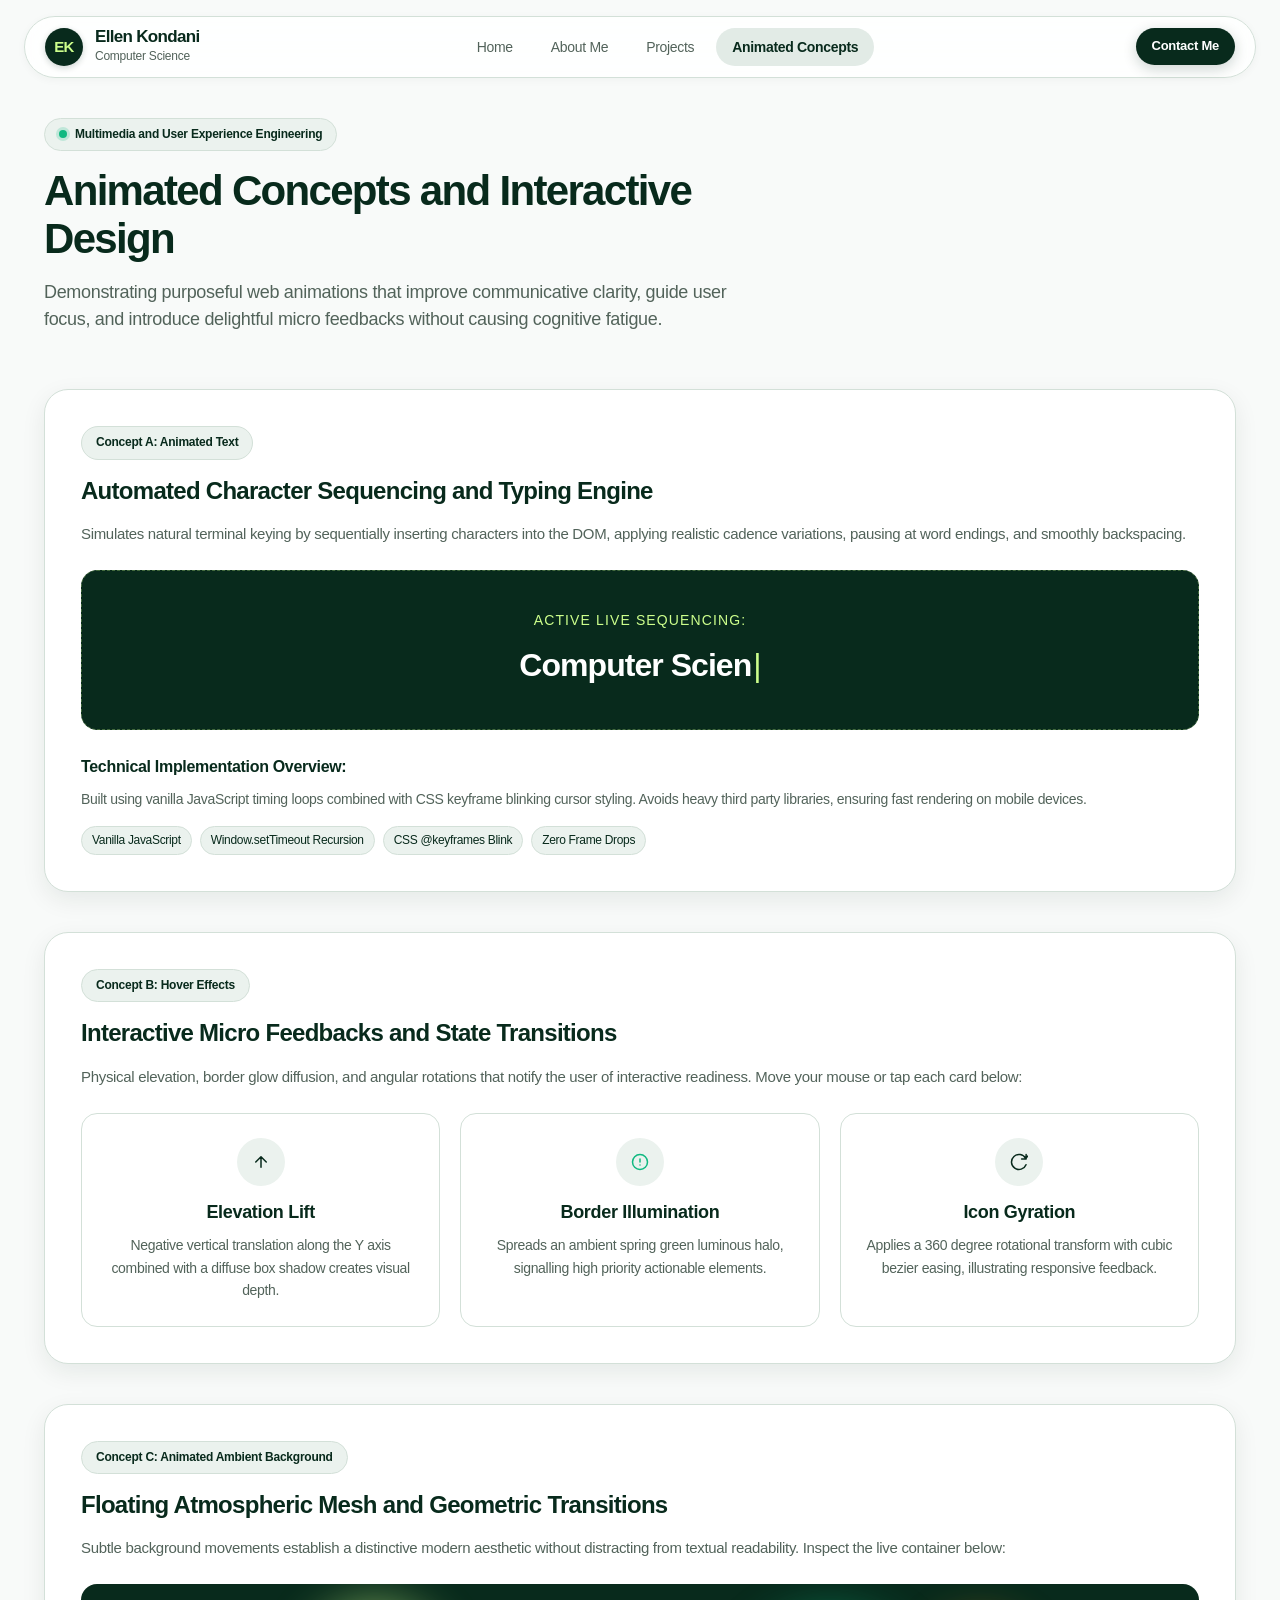
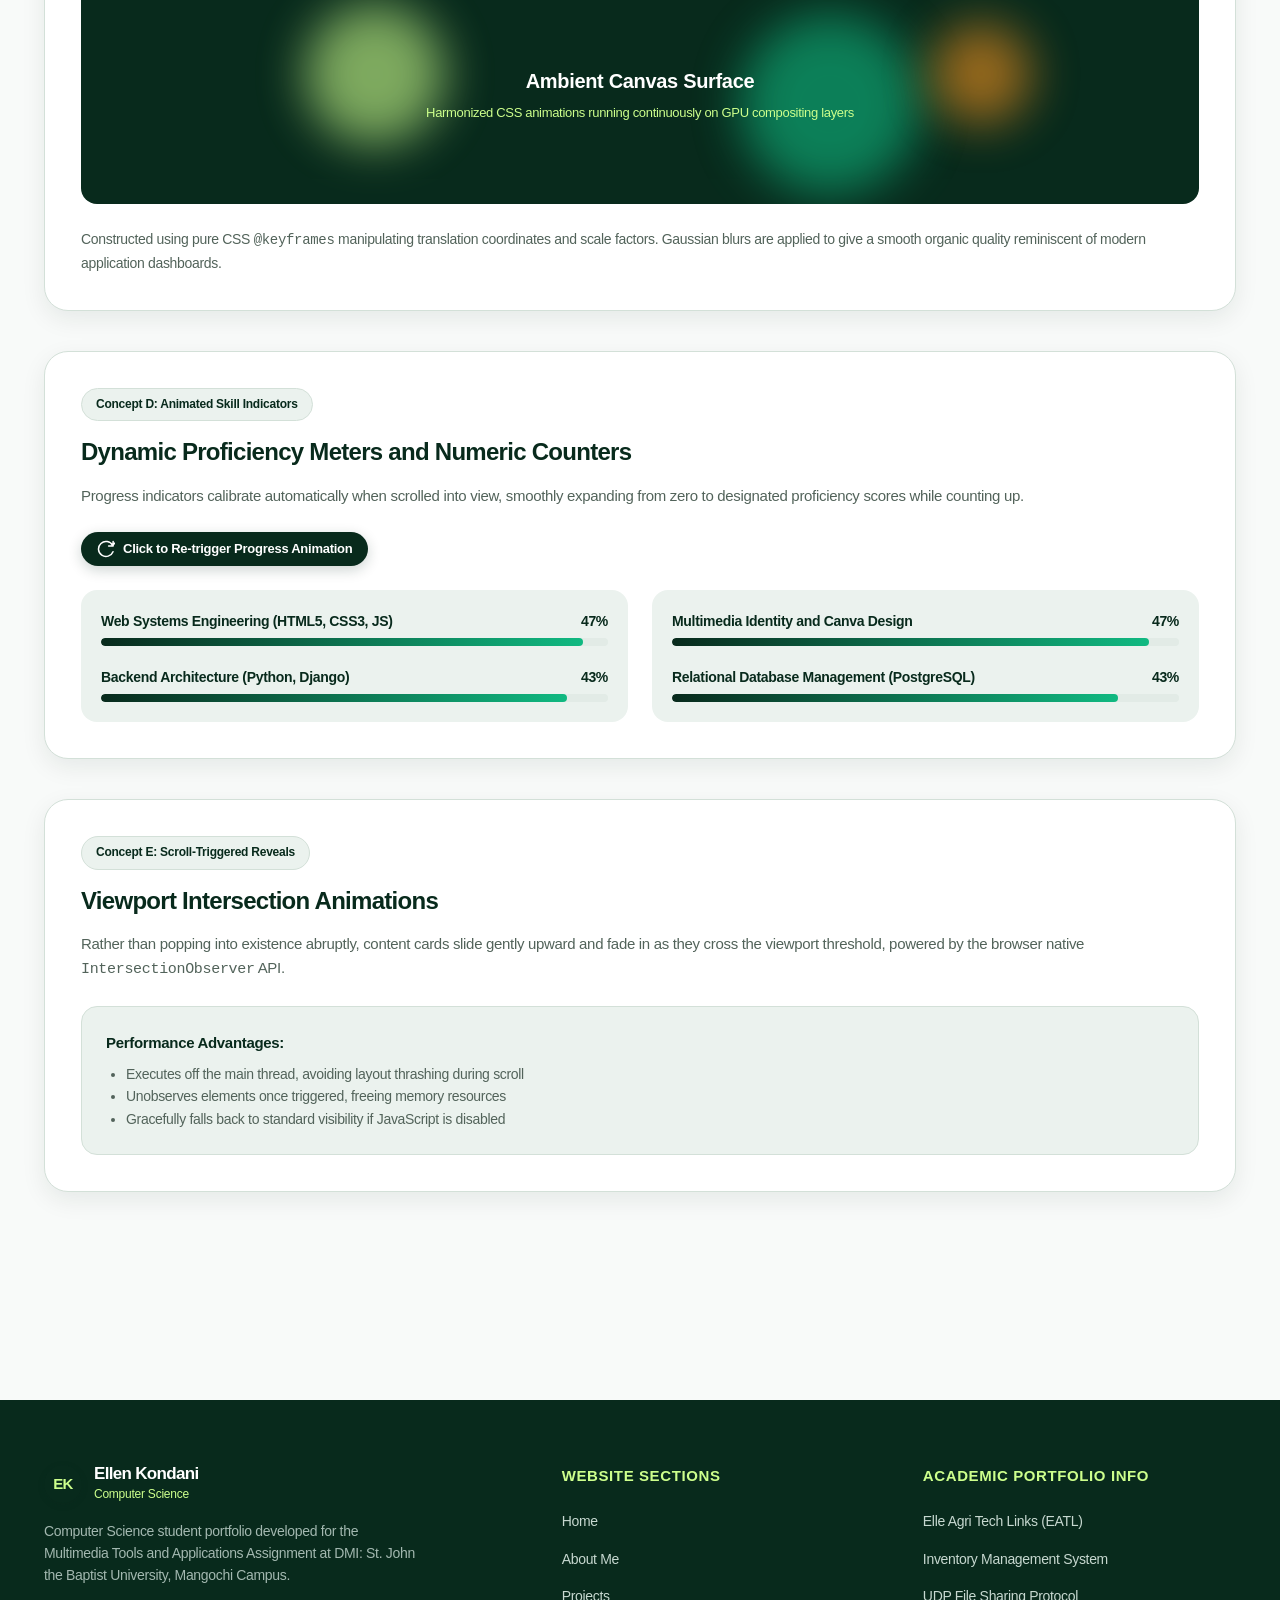
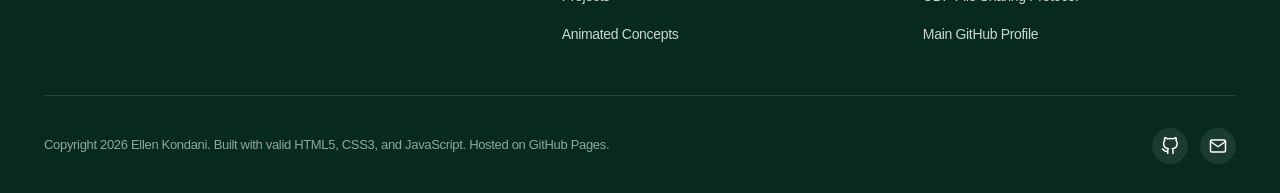
<file: animations.html>
<!DOCTYPE html>
<html lang="en">
<head>
  <meta charset="UTF-8">
  <meta name="viewport" content="width=device-width, initial-scale=1.0">
  <title>Animated Concepts: Interactive Web Animations Showcase</title>
  <meta name="description" content="Demonstration of web animations and interactive user interface techniques by Ellen Kondani, including typing animations, hover effects, ambient backgrounds, and skill progress bars.">
  <link rel="stylesheet" href="css/style.css">
</head>
<body>

  <header class="site-header">
    <div class="site-header__inner">
      <a href="index.html" class="brand-link" aria-label="Ellen Kondani Portfolio Home">
        <div class="brand-logo-mark">EK</div>
        <div class="brand-text">
          <span class="brand-name">Ellen Kondani</span>
          <span class="brand-sub">Computer Science</span>
        </div>
      </a>

      <nav aria-label="Primary Navigation">
        <ul class="nav-links">
          <li class="nav-item"><a href="index.html">Home</a></li>
          <li class="nav-item"><a href="about.html">About Me</a></li>
          <li class="nav-item"><a href="projects.html">Projects</a></li>
          <li class="nav-item active"><a href="animations.html">Animated Concepts</a></li>
        </ul>
      </nav>

      <div class="nav-actions">
        <a href="index.html#contact" class="btn btn-primary btn-sm">Contact Me</a>
        <button class="mobile-toggle" aria-label="Toggle navigation menu">
          <svg class="icon" viewBox="0 0 24 24"><line x1="3" y1="12" x2="21" y2="12"/><line x1="3" y1="6" x2="21" y2="6"/><line x1="3" y1="18" x2="21" y2="18"/></svg>
        </button>
      </div>
    </div>
  </header>

  <main>

    <section class="section" style="padding-top: 32px;">
      <div class="container">
        <div class="section-head section-head-left reveal-element">
          <div class="pill-badge">
            <span class="status-dot"></span>
            <span>Multimedia and User Experience Engineering</span>
          </div>
          <h1 class="section-title">Animated Concepts and Interactive Design</h1>
          <p class="section-subtitle">
            Demonstrating purposeful web animations that improve communicative clarity, guide user focus, and introduce delightful micro feedbacks without causing cognitive fatigue.
          </p>
        </div>

        <div class="interactive-demo-card reveal-element">
          <div class="pill-badge" style="margin-bottom: 12px;">Concept A: Animated Text</div>
          <h2 class="demo-title">Automated Character Sequencing and Typing Engine</h2>
          <p class="demo-subtitle">
            Simulates natural terminal keying by sequentially inserting characters into the DOM, applying realistic cadence variations, pausing at word endings, and smoothly backspacing.
          </p>

          <div class="demo-display-stage" style="background: var(--brand-primary); color: var(--surface-white); border-color: rgba(205,255,140,0.3);">
            <div>
              <div style="font-size: 14px; text-transform: uppercase; letter-spacing: 0.08em; color: var(--brand-accent); margin-bottom: 8px;">Active Live Sequencing:</div>
              <div style="font-size: 32px; font-weight: 700; letter-spacing: -0.03em;">
                <span id="typing-text-demo">Future Software Engineer</span><span class="cursor-blink" style="color: var(--brand-accent);">|</span>
              </div>
            </div>
          </div>

          <div style="margin-top: 24px;">
            <h3 style="font-size: 16px; font-weight: 700; margin-bottom: 8px; color: var(--brand-primary);">Technical Implementation Overview:</h3>
            <p style="font-size: 14px; line-height: 1.6; color: var(--text-muted); margin-bottom: 16px;">
              Built using vanilla JavaScript timing loops combined with CSS keyframe blinking cursor styling. Avoids heavy third party libraries, ensuring fast rendering on mobile devices.
            </p>
            <div style="display: flex; gap: 8px; flex-wrap: wrap;">
              <span class="tech-badge">Vanilla JavaScript</span>
              <span class="tech-badge">Window.setTimeout Recursion</span>
              <span class="tech-badge">CSS @keyframes Blink</span>
              <span class="tech-badge">Zero Frame Drops</span>
            </div>
          </div>
        </div>

        <div class="interactive-demo-card reveal-element">
          <div class="pill-badge" style="margin-bottom: 12px;">Concept B: Hover Effects</div>
          <h2 class="demo-title">Interactive Micro Feedbacks and State Transitions</h2>
          <p class="demo-subtitle">
            Physical elevation, border glow diffusion, and angular rotations that notify the user of interactive readiness. Move your mouse or tap each card below:
          </p>

          <div class="hover-playground-grid">
            <div class="hover-box hover-box-lift">
              <div class="hover-icon-circle">
                <svg class="icon" viewBox="0 0 24 24"><path d="M12 19V5M5 12l7-7 7 7"/></svg>
              </div>
              <h3 style="font-size: 18px; font-weight: 700; margin-bottom: 8px;">Elevation Lift</h3>
              <p style="font-size: 14px; color: var(--text-muted);">
                Negative vertical translation along the Y axis combined with a diffuse box shadow creates visual depth.
              </p>
            </div>

            <div class="hover-box hover-box-glow">
              <div class="hover-icon-circle" style="color: #10b981;">
                <svg class="icon" viewBox="0 0 24 24"><circle cx="12" cy="12" r="10"/><line x1="12" y1="8" x2="12" y2="12"/><line x1="12" y1="16" x2="12.01" y2="16"/></svg>
              </div>
              <h3 style="font-size: 18px; font-weight: 700; margin-bottom: 8px;">Border Illumination</h3>
              <p style="font-size: 14px; color: var(--text-muted);">
                Spreads an ambient spring green luminous halo, signalling high priority actionable elements.
              </p>
            </div>

            <div class="hover-box hover-box-spin">
              <div class="hover-icon-circle">
                <svg class="icon" viewBox="0 0 24 24"><path d="M21.5 2v6h-6M21.34 15.57a10 10 0 1 1-.57-8.38l5.67-5.67"/></svg>
              </div>
              <h3 style="font-size: 18px; font-weight: 700; margin-bottom: 8px;">Icon Gyration</h3>
              <p style="font-size: 14px; color: var(--text-muted);">
                Applies a 360 degree rotational transform with cubic bezier easing, illustrating responsive feedback.
              </p>
            </div>
          </div>
        </div>

        <div class="interactive-demo-card reveal-element">
          <div class="pill-badge" style="margin-bottom: 12px;">Concept C: Animated Ambient Background</div>
          <h2 class="demo-title">Floating Atmospheric Mesh and Geometric Transitions</h2>
          <p class="demo-subtitle">
            Subtle background movements establish a distinctive modern aesthetic without distracting from textual readability. Inspect the live container below:
          </p>

          <div class="animated-bg-canvas-box">
            <div class="floating-circle orb-1"></div>
            <div class="floating-circle orb-2"></div>
            <div class="floating-circle orb-3"></div>
            <div style="position: relative; z-index: 10; text-align: center; padding: 20px;">
              <div style="font-size: 20px; font-weight: 700; margin-bottom: 6px;">Ambient Canvas Surface</div>
              <div style="font-size: 13px; color: var(--brand-accent);">Harmonized CSS animations running continuously on GPU compositing layers</div>
            </div>
          </div>

          <div style="margin-top: 24px;">
            <p style="font-size: 14px; line-height: 1.6; color: var(--text-muted);">
              Constructed using pure CSS <code>@keyframes</code> manipulating translation coordinates and scale factors. Gaussian blurs are applied to give a smooth organic quality reminiscent of modern application dashboards.
            </p>
          </div>
        </div>

        <div class="interactive-demo-card reveal-element">
          <div class="pill-badge" style="margin-bottom: 12px;">Concept D: Animated Skill Indicators</div>
          <h2 class="demo-title">Dynamic Proficiency Meters and Numeric Counters</h2>
          <p class="demo-subtitle">
            Progress indicators calibrate automatically when scrolled into view, smoothly expanding from zero to designated proficiency scores while counting up.
          </p>

          <div style="margin-bottom: 24px;">
            <button id="btn-reanimate-skills" class="btn btn-primary btn-sm">
              <svg class="icon" viewBox="0 0 24 24"><path d="M21.5 2v6h-6M21.34 15.57a10 10 0 1 1-.57-8.38l5.67-5.67"/></svg>
              <span>Click to Re-trigger Progress Animation</span>
            </button>
          </div>

          <div style="display: grid; grid-template-columns: 1fr 1fr; gap: 24px;">
            <div style="background: var(--surface-subtle); padding: 20px; border-radius: var(--radius-16);">
              <div class="skill-item">
                <div class="skill-item-header">
                  <span>Web Systems Engineering (HTML5, CSS3, JS)</span>
                  <span class="skill-percent">95%</span>
                </div>
                <div class="progress-track">
                  <div class="progress-fill" data-target="95%"></div>
                </div>
              </div>
              <div class="skill-item" style="margin-top: 20px;">
                <div class="skill-item-header">
                  <span>Backend Architecture (Python, Django)</span>
                  <span class="skill-percent">92%</span>
                </div>
                <div class="progress-track">
                  <div class="progress-fill" data-target="92%"></div>
                </div>
              </div>
            </div>

            <div style="background: var(--surface-subtle); padding: 20px; border-radius: var(--radius-16);">
              <div class="skill-item">
                <div class="skill-item-header">
                  <span>Multimedia Identity and Canva Design</span>
                  <span class="skill-percent">94%</span>
                </div>
                <div class="progress-track">
                  <div class="progress-fill" data-target="94%"></div>
                </div>
              </div>
              <div class="skill-item" style="margin-top: 20px;">
                <div class="skill-item-header">
                  <span>Relational Database Management (PostgreSQL)</span>
                  <span class="skill-percent">88%</span>
                </div>
                <div class="progress-track">
                  <div class="progress-fill" data-target="88%"></div>
                </div>
              </div>
            </div>
          </div>
        </div>

        <div class="interactive-demo-card reveal-element">
          <div class="pill-badge" style="margin-bottom: 12px;">Concept E: Scroll-Triggered Reveals</div>
          <h2 class="demo-title">Viewport Intersection Animations</h2>
          <p class="demo-subtitle">
            Rather than popping into existence abruptly, content cards slide gently upward and fade in as they cross the viewport threshold, powered by the browser native <code>IntersectionObserver</code> API.
          </p>

          <div style="background: var(--surface-subtle); border-radius: var(--radius-16); padding: 24px; border: 1px solid var(--border-divider);">
            <div style="font-weight: 700; font-size: 15px; color: var(--brand-primary); margin-bottom: 8px;">Performance Advantages:</div>
            <ul style="font-size: 14px; color: var(--text-muted); padding-left: 20px; line-height: 1.6;">
              <li>Executes off the main thread, avoiding layout thrashing during scroll</li>
              <li>Unobserves elements once triggered, freeing memory resources</li>
              <li>Gracefully falls back to standard visibility if JavaScript is disabled</li>
            </ul>
          </div>
        </div>

      </div>
    </section>

  </main>

  <footer class="site-footer">
    <div class="container">
      <div class="footer-top">
        <div>
          <div class="brand-link" style="color: var(--surface-white);">
            <div class="brand-logo-mark">EK</div>
            <div class="brand-text">
              <span class="brand-name" style="color: var(--surface-white);">Ellen Kondani</span>
              <span class="brand-sub" style="color: var(--brand-accent);">Computer Science</span>
            </div>
          </div>
          <p class="footer-brand-desc">
            Computer Science student portfolio developed for the Multimedia Tools and Applications Assignment at DMI: St. John the Baptist University, Mangochi Campus.
          </p>
        </div>

        <div>
          <h4 class="footer-heading">Website Sections</h4>
          <ul class="footer-links">
            <li><a href="index.html">Home</a></li>
            <li><a href="about.html">About Me</a></li>
            <li><a href="projects.html">Projects</a></li>
            <li><a href="animations.html">Animated Concepts</a></li>
          </ul>
        </div>

        <div>
          <h4 class="footer-heading">Academic Portfolio Info</h4>
          <ul class="footer-links">
            <li><a href="projects.html#eatl-project">Elle Agri Tech Links (EATL)</a></li>
            <li><a href="projects.html#inventory-project">Inventory Management System</a></li>
            <li><a href="projects.html#udp-project">UDP File Sharing Protocol</a></li>
            <li><a href="https://github.com/ellenkondani" target="_blank" rel="noopener noreferrer">Main GitHub Profile</a></li>
          </ul>
        </div>
      </div>

      <div class="footer-bottom">
        <div>
          Copyright 2026 Ellen Kondani. Built with valid HTML5, CSS3, and JavaScript. Hosted on GitHub Pages.
        </div>
        <div class="footer-social-row">
          <a href="https://github.com/ellenkondani" target="_blank" rel="noopener noreferrer" class="footer-social-btn" aria-label="Visit GitHub Profile">
            <svg class="icon" viewBox="0 0 24 24"><path d="M9 19c-5 1.5-5-2.5-7-3m14 6v-3.87a3.37 3.37 0 0 0-.94-2.61c3.14-.35 6.44-1.54 6.44-7A5.44 5.44 0 0 0 20 4.77 5.07 5.07 0 0 0 19.91 1S18.73.65 16 2.48a13.38 13.38 0 0 0-7 0C6.27.65 5.09 1 5.09 1A5.07 5.07 0 0 0 5 4.77a5.44 5.44 0 0 0-1.5 3.78c0 5.42 3.3 6.61 6.44 7A3.37 3.37 0 0 0 9 18.13V22"/></svg>
          </a>
          <a href="mailto:hello@ellenkondani.com" class="footer-social-btn" aria-label="Send direct email to Ellen Kondani">
            <svg class="icon" viewBox="0 0 24 24"><path d="M4 4h16c1.1 0 2 .9 2 2v12c0 1.1-.9 2-2 2H4c-1.1 0-2-.9-2-2V6c0-1.1.9-2 2-2z"/><polyline points="22,6 12,13 2,6"/></svg>
          </a>
        </div>
      </div>
    </div>
  </footer>

  <script src="js/script.js"></script>
</body>
</html>
</file>
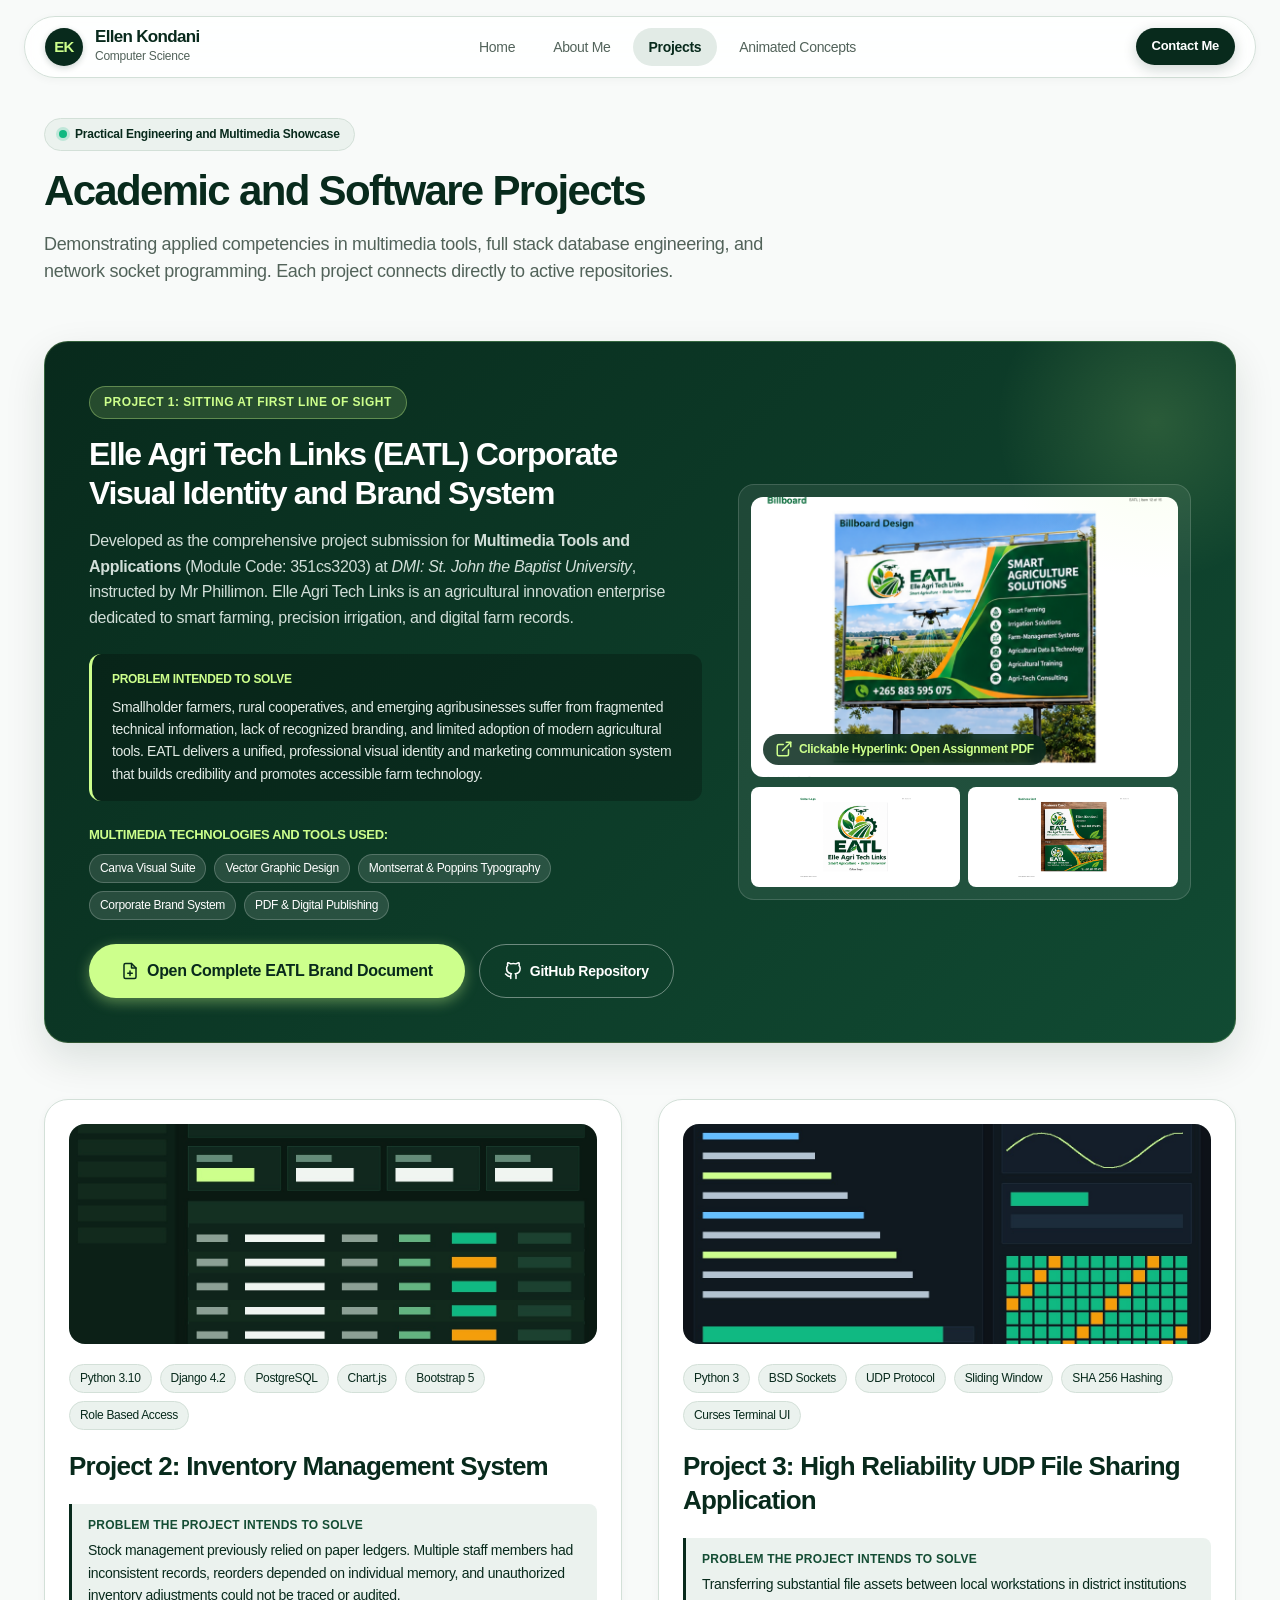
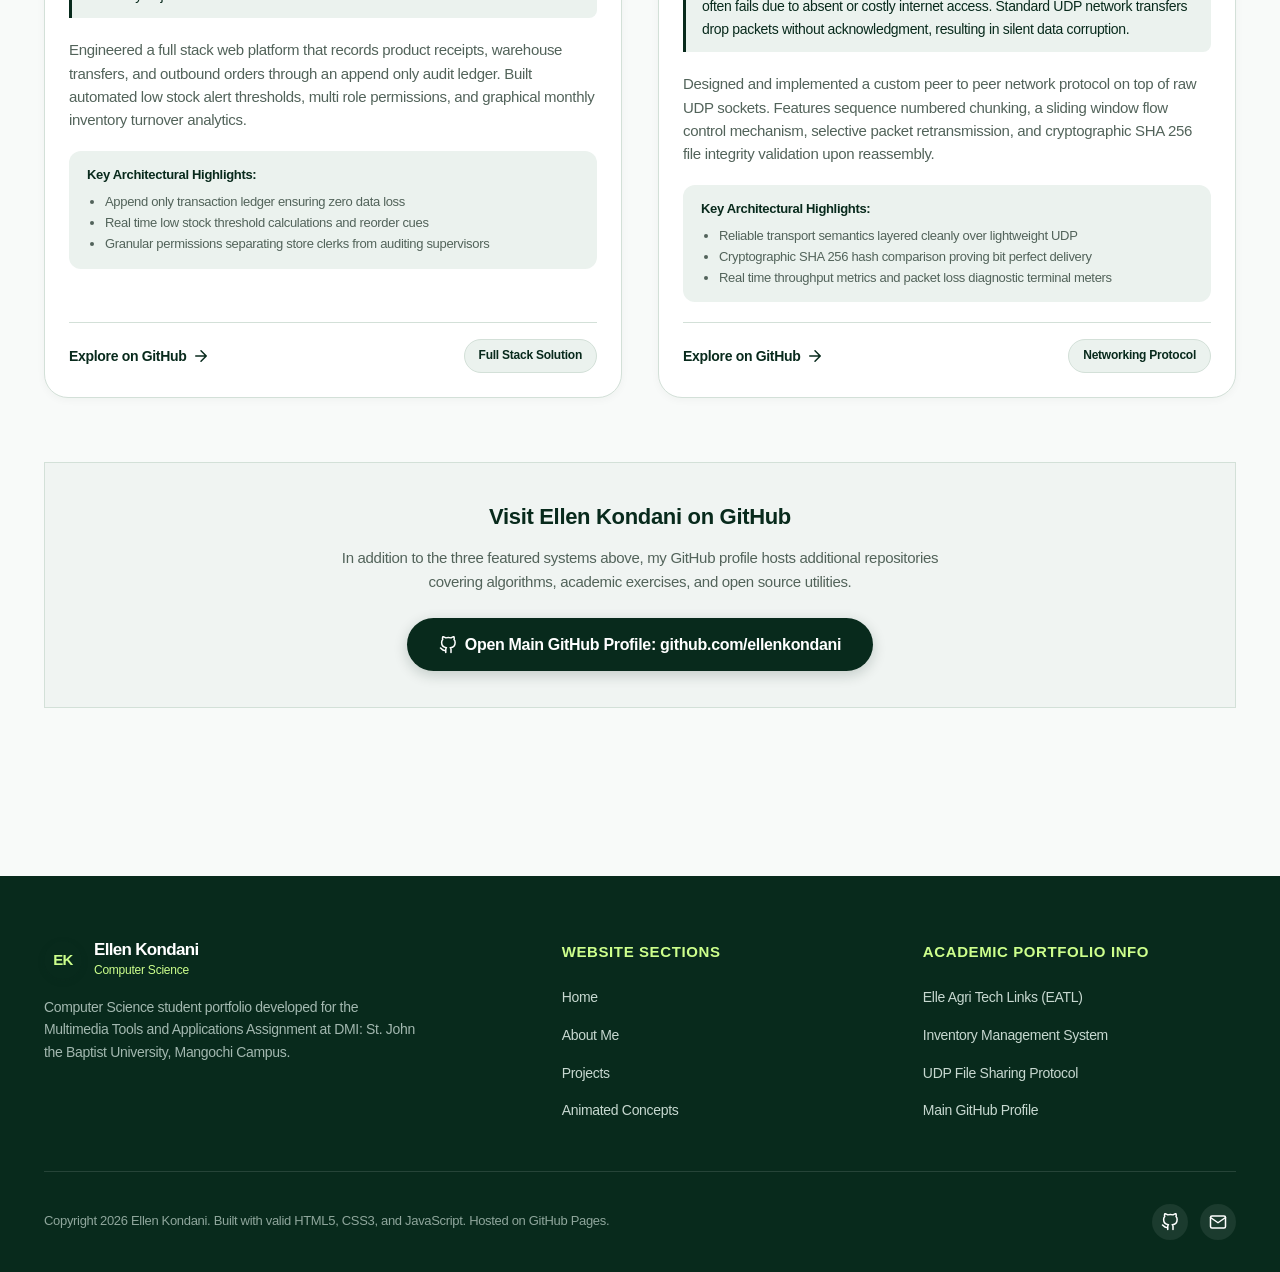
<file: projects.html>
<!DOCTYPE html>
<html lang="en">
<head>
  <meta charset="UTF-8">
  <meta name="viewport" content="width=device-width, initial-scale=1.0">
  <title>Projects: Ellen Kondani Portfolio Showcase</title>
  <meta name="description" content="Software development and multimedia projects by Ellen Kondani, including Elle Agri Tech Links, Inventory Management System, and High-Reliability UDP File Transfer.">
  <link rel="stylesheet" href="css/style.css">
</head>
<body>

  <header class="site-header">
    <div class="site-header__inner">
      <a href="index.html" class="brand-link" aria-label="Ellen Kondani Portfolio Home">
        <div class="brand-logo-mark">EK</div>
        <div class="brand-text">
          <span class="brand-name">Ellen Kondani</span>
          <span class="brand-sub">Computer Science</span>
        </div>
      </a>

      <nav aria-label="Primary Navigation">
        <ul class="nav-links">
          <li class="nav-item"><a href="index.html">Home</a></li>
          <li class="nav-item"><a href="about.html">About Me</a></li>
          <li class="nav-item active"><a href="projects.html">Projects</a></li>
          <li class="nav-item"><a href="animations.html">Animated Concepts</a></li>
        </ul>
      </nav>

      <div class="nav-actions">
        <a href="index.html#contact" class="btn btn-primary btn-sm">Contact Me</a>
        <button class="mobile-toggle" aria-label="Toggle navigation menu">
          <svg class="icon" viewBox="0 0 24 24"><line x1="3" y1="12" x2="21" y2="12"/><line x1="3" y1="6" x2="21" y2="6"/><line x1="3" y1="18" x2="21" y2="18"/></svg>
        </button>
      </div>
    </div>
  </header>

  <main>

    <section class="section" style="padding-top: 32px;">
      <div class="container">
        <div class="section-head section-head-left reveal-element">
          <div class="pill-badge">
            <span class="status-dot"></span>
            <span>Practical Engineering and Multimedia Showcase</span>
          </div>
          <h1 class="section-title">Academic and Software Projects</h1>
          <p class="section-subtitle">
            Demonstrating applied competencies in multimedia tools, full stack database engineering, and network socket programming. Each project connects directly to active repositories.
          </p>
        </div>

        <section id="eatl-project" class="first-sight-banner reveal-element" style="margin-bottom: 56px;">
          <div class="first-sight-grid">
            <div>
              <span class="first-sight-header-tag">Project 1: Sitting at First Line of Sight</span>
              <h2 class="first-sight-title">Elle Agri Tech Links (EATL) Corporate Visual Identity and Brand System</h2>
              <p class="first-sight-desc">
                Developed as the comprehensive project submission for <strong>Multimedia Tools and Applications</strong> (Module Code: 351cs3203) at <em>DMI: St. John the Baptist University</em>, instructed by Mr Phillimon. Elle Agri Tech Links is an agricultural innovation enterprise dedicated to smart farming, precision irrigation, and digital farm records.
              </p>

              <div style="background: rgba(0,0,0,0.25); border-radius: var(--radius-12); padding: 16px 20px; margin-bottom: 24px; border-left: 3px solid var(--brand-accent);">
                <div style="font-size: 12px; font-weight: 700; text-transform: uppercase; color: var(--brand-accent); margin-bottom: 6px;">Problem Intended to Solve</div>
                <div style="font-size: 14px; line-height: 1.6; color: #e2ebe6;">
                  Smallholder farmers, rural cooperatives, and emerging agribusinesses suffer from fragmented technical information, lack of recognized branding, and limited adoption of modern agricultural tools. EATL delivers a unified, professional visual identity and marketing communication system that builds credibility and promotes accessible farm technology.
                </div>
              </div>

              <div style="margin-bottom: 24px;">
                <div style="font-size: 13px; font-weight: 700; text-transform: uppercase; color: var(--brand-accent); margin-bottom: 8px;">Multimedia Technologies and Tools Used:</div>
                <div style="display: flex; flex-wrap: wrap; gap: 8px;">
                  <span class="tech-badge" style="background: rgba(255,255,255,0.12); color: #ffffff; border-color: rgba(255,255,255,0.2);">Canva Visual Suite</span>
                  <span class="tech-badge" style="background: rgba(255,255,255,0.12); color: #ffffff; border-color: rgba(255,255,255,0.2);">Vector Graphic Design</span>
                  <span class="tech-badge" style="background: rgba(255,255,255,0.12); color: #ffffff; border-color: rgba(255,255,255,0.2);">Montserrat & Poppins Typography</span>
                  <span class="tech-badge" style="background: rgba(255,255,255,0.12); color: #ffffff; border-color: rgba(255,255,255,0.2);">Corporate Brand System</span>
                  <span class="tech-badge" style="background: rgba(255,255,255,0.12); color: #ffffff; border-color: rgba(255,255,255,0.2);">PDF & Digital Publishing</span>
                </div>
              </div>

              <div class="first-sight-actions">
                <a href="eatl-multimedia-assignment.pdf" target="_blank" rel="noopener noreferrer" class="btn btn-accent btn-lg">
                  <svg class="icon" viewBox="0 0 24 24"><path d="M14 2H6a2 2 0 0 0-2 2v16a2 2 0 0 0 2 2h12a2 2 0 0 0 2-2V8z"/><polyline points="14 2 14 8 20 8"/><line x1="12" y1="18" x2="12" y2="12"/><line x1="9" y1="15" x2="15" y2="15"/></svg>
                  <span>Open Complete EATL Brand Document</span>
                </a>
                <a href="https://github.com/ellenkondani/eatl-brand-identity" target="_blank" rel="noopener noreferrer" class="btn btn-outline" style="color: #ffffff; border-color: rgba(255,255,255,0.4);">
                  <svg class="icon" viewBox="0 0 24 24"><path d="M9 19c-5 1.5-5-2.5-7-3m14 6v-3.87a3.37 3.37 0 0 0-.94-2.61c3.14-.35 6.44-1.54 6.44-7A5.44 5.44 0 0 0 20 4.77 5.07 5.07 0 0 0 19.91 1S18.73.65 16 2.48a13.38 13.38 0 0 0-7 0C6.27.65 5.09 1 5.09 1A5.07 5.07 0 0 0 5 4.77a5.44 5.44 0 0 0-1.5 3.78c0 5.42 3.3 6.61 6.44 7A3.37 3.37 0 0 0 9 18.13V22"/></svg>
                  <span>GitHub Repository</span>
                </a>
              </div>
            </div>

            <div class="first-sight-media-card">
              <a href="eatl-multimedia-assignment.pdf" target="_blank" rel="noopener noreferrer" class="first-sight-media-link" aria-label="Open full EATL assignment PDF document">
                <img src="images/project1-billboard.png" alt="Elle Agri Tech Links promotional billboard advertisement created in Canva" class="first-sight-img" width="560" height="280">
                <div class="media-tag-overlay">
                  <svg class="icon" viewBox="0 0 24 24"><path d="M18 13v6a2 2 0 0 1-2 2H5a2 2 0 0 1-2-2V8a2 2 0 0 1 2-2h6"/><polyline points="15 3 21 3 21 9"/><line x1="10" y1="14" x2="21" y2="3"/></svg>
                  <span>Clickable Hyperlink: Open Assignment PDF</span>
                </div>
              </a>
              <div style="display: grid; grid-template-columns: 1fr 1fr; gap: 8px; margin-top: 10px;">
                <img src="images/project1-logo.png" alt="EATL full colour corporate logo" style="height: 100px; object-fit: contain; background: #ffffff; border-radius: var(--radius-8); padding: 8px;" width="240" height="100">
                <img src="images/project1-card.png" alt="EATL professional business card suite" style="height: 100px; object-fit: contain; background: #ffffff; border-radius: var(--radius-8); padding: 8px;" width="240" height="100">
              </div>
            </div>
          </div>
        </section>

        <div style="display: grid; grid-template-columns: 1fr 1fr; gap: 36px; margin-bottom: 64px;">

          <article id="inventory-project" class="project-card reveal-element">
            <div class="project-image-wrap">
              <a href="https://github.com/ellenkondani/inventory-management-system" target="_blank" rel="noopener noreferrer">
                <img src="images/project2.jpg" alt="Screenshot of the Inventory Management System web dashboard and data table" class="project-thumb" width="600" height="400">
              </a>
            </div>

            <div class="project-tech-badges">
              <span class="tech-badge">Python 3.10</span>
              <span class="tech-badge">Django 4.2</span>
              <span class="tech-badge">PostgreSQL</span>
              <span class="tech-badge">Chart.js</span>
              <span class="tech-badge">Bootstrap 5</span>
              <span class="tech-badge">Role Based Access</span>
            </div>

            <h2 class="project-title" style="font-size: 26px;">Project 2: Inventory Management System</h2>

            <div class="project-problem-box">
              <div class="project-problem-label">Problem the Project Intends to Solve</div>
              Stock management previously relied on paper ledgers. Multiple staff members had inconsistent records, reorders depended on individual memory, and unauthorized inventory adjustments could not be traced or audited.
            </div>

            <p class="project-description">
              Engineered a full stack web platform that records product receipts, warehouse transfers, and outbound orders through an append only audit ledger. Built automated low stock alert thresholds, multi role permissions, and graphical monthly inventory turnover analytics.
            </p>

            <div style="background: var(--surface-subtle); padding: 14px 18px; border-radius: var(--radius-12);">
              <div style="font-weight: 700; font-size: 13px; margin-bottom: 6px; color: var(--brand-primary);">Key Architectural Highlights:</div>
              <ul style="font-size: 13px; color: var(--text-muted); padding-left: 18px;">
                <li>Append only transaction ledger ensuring zero data loss</li>
                <li>Real time low stock threshold calculations and reorder cues</li>
                <li>Granular permissions separating store clerks from auditing supervisors</li>
              </ul>
            </div>

            <div class="project-footer">
              <div class="project-link-group">
                <a href="https://github.com/ellenkondani/inventory-management-system" target="_blank" rel="noopener noreferrer" class="link-arrow">
                  <span>Explore on GitHub</span>
                  <svg class="icon" viewBox="0 0 24 24"><path d="M5 12h14M12 5l7 7-7 7"/></svg>
                </a>
              </div>
              <span class="pill-badge">Full Stack Solution</span>
            </div>
          </article>

          <article id="udp-project" class="project-card reveal-element">
            <div class="project-image-wrap">
              <a href="https://github.com/ellenkondani/udp-file-transfer" target="_blank" rel="noopener noreferrer">
                <img src="images/project3.jpg" alt="Screenshot of the high reliability UDP file transfer application terminal user interface" class="project-thumb" width="600" height="400">
              </a>
            </div>

            <div class="project-tech-badges">
              <span class="tech-badge">Python 3</span>
              <span class="tech-badge">BSD Sockets</span>
              <span class="tech-badge">UDP Protocol</span>
              <span class="tech-badge">Sliding Window</span>
              <span class="tech-badge">SHA 256 Hashing</span>
              <span class="tech-badge">Curses Terminal UI</span>
            </div>

            <h2 class="project-title" style="font-size: 26px;">Project 3: High Reliability UDP File Sharing Application</h2>

            <div class="project-problem-box">
              <div class="project-problem-label">Problem the Project Intends to Solve</div>
              Transferring substantial file assets between local workstations in district institutions often fails due to absent or costly internet access. Standard UDP network transfers drop packets without acknowledgment, resulting in silent data corruption.
            </div>

            <p class="project-description">
              Designed and implemented a custom peer to peer network protocol on top of raw UDP sockets. Features sequence numbered chunking, a sliding window flow control mechanism, selective packet retransmission, and cryptographic SHA 256 file integrity validation upon reassembly.
            </p>

            <div style="background: var(--surface-subtle); padding: 14px 18px; border-radius: var(--radius-12);">
              <div style="font-weight: 700; font-size: 13px; margin-bottom: 6px; color: var(--brand-primary);">Key Architectural Highlights:</div>
              <ul style="font-size: 13px; color: var(--text-muted); padding-left: 18px;">
                <li>Reliable transport semantics layered cleanly over lightweight UDP</li>
                <li>Cryptographic SHA 256 hash comparison proving bit perfect delivery</li>
                <li>Real time throughput metrics and packet loss diagnostic terminal meters</li>
              </ul>
            </div>

            <div class="project-footer">
              <div class="project-link-group">
                <a href="https://github.com/ellenkondani/udp-file-transfer" target="_blank" rel="noopener noreferrer" class="link-arrow">
                  <span>Explore on GitHub</span>
                  <svg class="icon" viewBox="0 0 24 24"><path d="M5 12h14M12 5l7 7-7 7"/></svg>
                </a>
              </div>
              <span class="pill-badge">Networking Protocol</span>
            </div>
          </article>

        </div>

        <div class="reveal-element" style="background: var(--surface-section); border: 1px solid var(--border-divider); border-radius: var(--radius-20); padding: 36px; text-align: center;">
          <h3 style="font-size: 22px; font-weight: 700; color: var(--brand-primary); margin-bottom: 12px;">Visit Ellen Kondani on GitHub</h3>
          <p style="color: var(--text-muted); font-size: 15px; max-width: 600px; margin: 0 auto 24px;">
            In addition to the three featured systems above, my GitHub profile hosts additional repositories covering algorithms, academic exercises, and open source utilities.
          </p>
          <a href="https://github.com/ellenkondani" target="_blank" rel="noopener noreferrer" class="btn btn-primary btn-lg">
            <svg class="icon" viewBox="0 0 24 24"><path d="M9 19c-5 1.5-5-2.5-7-3m14 6v-3.87a3.37 3.37 0 0 0-.94-2.61c3.14-.35 6.44-1.54 6.44-7A5.44 5.44 0 0 0 20 4.77 5.07 5.07 0 0 0 19.91 1S18.73.65 16 2.48a13.38 13.38 0 0 0-7 0C6.27.65 5.09 1 5.09 1A5.07 5.07 0 0 0 5 4.77a5.44 5.44 0 0 0-1.5 3.78c0 5.42 3.3 6.61 6.44 7A3.37 3.37 0 0 0 9 18.13V22"/></svg>
            <span>Open Main GitHub Profile: github.com/ellenkondani</span>
          </a>
        </div>

      </div>
    </section>

  </main>

  <footer class="site-footer">
    <div class="container">
      <div class="footer-top">
        <div>
          <div class="brand-link" style="color: var(--surface-white);">
            <div class="brand-logo-mark">EK</div>
            <div class="brand-text">
              <span class="brand-name" style="color: var(--surface-white);">Ellen Kondani</span>
              <span class="brand-sub" style="color: var(--brand-accent);">Computer Science</span>
            </div>
          </div>
          <p class="footer-brand-desc">
            Computer Science student portfolio developed for the Multimedia Tools and Applications Assignment at DMI: St. John the Baptist University, Mangochi Campus.
          </p>
        </div>

        <div>
          <h4 class="footer-heading">Website Sections</h4>
          <ul class="footer-links">
            <li><a href="index.html">Home</a></li>
            <li><a href="about.html">About Me</a></li>
            <li><a href="projects.html">Projects</a></li>
            <li><a href="animations.html">Animated Concepts</a></li>
          </ul>
        </div>

        <div>
          <h4 class="footer-heading">Academic Portfolio Info</h4>
          <ul class="footer-links">
            <li><a href="#eatl-project">Elle Agri Tech Links (EATL)</a></li>
            <li><a href="#inventory-project">Inventory Management System</a></li>
            <li><a href="#udp-project">UDP File Sharing Protocol</a></li>
            <li><a href="https://github.com/ellenkondani" target="_blank" rel="noopener noreferrer">Main GitHub Profile</a></li>
          </ul>
        </div>
      </div>

      <div class="footer-bottom">
        <div>
          Copyright 2026 Ellen Kondani. Built with valid HTML5, CSS3, and JavaScript. Hosted on GitHub Pages.
        </div>
        <div class="footer-social-row">
          <a href="https://github.com/ellenkondani" target="_blank" rel="noopener noreferrer" class="footer-social-btn" aria-label="Visit GitHub Profile">
            <svg class="icon" viewBox="0 0 24 24"><path d="M9 19c-5 1.5-5-2.5-7-3m14 6v-3.87a3.37 3.37 0 0 0-.94-2.61c3.14-.35 6.44-1.54 6.44-7A5.44 5.44 0 0 0 20 4.77 5.07 5.07 0 0 0 19.91 1S18.73.65 16 2.48a13.38 13.38 0 0 0-7 0C6.27.65 5.09 1 5.09 1A5.07 5.07 0 0 0 5 4.77a5.44 5.44 0 0 0-1.5 3.78c0 5.42 3.3 6.61 6.44 7A3.37 3.37 0 0 0 9 18.13V22"/></svg>
          </a>
          <a href="mailto:hello@ellenkondani.com" class="footer-social-btn" aria-label="Send direct email to Ellen Kondani">
            <svg class="icon" viewBox="0 0 24 24"><path d="M4 4h16c1.1 0 2 .9 2 2v12c0 1.1-.9 2-2 2H4c-1.1 0-2-.9-2-2V6c0-1.1.9-2 2-2z"/><polyline points="22,6 12,13 2,6"/></svg>
          </a>
        </div>
      </div>
    </div>
  </footer>

  <script src="js/script.js"></script>
</body>
</html>
</file>
<file: css/style.css>
:root {
  --text-ink: #082a1c;
  --text-muted: #52635a;
  --text-inverse: #ffffff;
  --text-inverse-muted: #94a3b8;
  --brand-primary: #082a1c;
  --brand-secondary: #144d34;
  --brand-accent: #cdff8c;
  --brand-accent-hover: #bbf46d;
  --brand-orange: #f7931e;
  --surface-white: #ffffff;
  --surface-page: #f8faf9;
  --surface-card: #ffffff;
  --surface-section: #f0f4f2;
  --surface-accent: #e2ebe6;
  --surface-subtle: #ebf2ee;
  --border-divider: #d3e0d8;
  --border-focus: #082a1c;
  --radius-8: 8px;
  --radius-12: 12px;
  --radius-16: 16px;
  --radius-24: 24px;
  --radius-full: 999px;
  --font-main: "Geist", -apple-system, BlinkMacSystemFont, "Segoe UI", Roboto, "Helvetica Neue", Arial, sans-serif;
  --font-mono: "SF Mono", Menlo, Consolas, "Liberation Mono", monospace;
  --shadow-sm: 0 2px 8px rgba(8, 42, 28, 0.04);
  --shadow-md: 0 8px 24px rgba(8, 42, 28, 0.08);
  --shadow-lg: 0 16px 40px rgba(8, 42, 28, 0.12);
  --shadow-glow: 0 0 30px rgba(205, 255, 140, 0.35);
  --transition: all 0.28s cubic-bezier(0.16, 1, 0.3, 1);
}

*, *::before, *::after {
  box-sizing: border-box;
  margin: 0;
  padding: 0;
}

html {
  scroll-behavior: smooth;
  -webkit-text-size-adjust: 100%;
}

body {
  background-color: var(--surface-page);
  color: var(--text-ink);
  font-family: var(--font-main);
  font-size: 16px;
  line-height: 1.6;
  letter-spacing: -0.02em;
  position: relative;
  overflow-x: hidden;
}

img {
  max-width: 100%;
  height: auto;
  display: block;
}

a {
  color: inherit;
  text-decoration: none;
  transition: var(--transition);
}

ul, ol {
  padding-left: 24px;
}

table {
  width: 100%;
  border-collapse: collapse;
}

button {
  font-family: inherit;
  cursor: pointer;
  border: none;
  background: none;
  transition: var(--transition);
}

.container {
  width: 100%;
  max-width: 1240px;
  margin-left: auto;
  margin-right: auto;
  padding-left: 24px;
  padding-right: 24px;
}

.site-header {
  position: sticky;
  top: 16px;
  z-index: 1000;
  padding: 0 24px;
  margin-bottom: 24px;
}

.site-header__inner {
  max-width: 1240px;
  margin: 0 auto;
  background: rgba(255, 255, 255, 0.85);
  backdrop-filter: blur(16px);
  -webkit-backdrop-filter: blur(16px);
  border: 1px solid var(--border-divider);
  border-radius: var(--radius-full);
  padding: 10px 20px;
  display: flex;
  align-items: center;
  justify-content: space-between;
  box-shadow: var(--shadow-sm);
  transition: var(--transition);
}

.site-header__inner:hover {
  border-color: rgba(8, 42, 28, 0.25);
  box-shadow: var(--shadow-md);
}

.brand-link {
  display: flex;
  align-items: center;
  gap: 12px;
}

.brand-logo-mark {
  width: 38px;
  height: 38px;
  border-radius: var(--radius-full);
  background: var(--brand-primary);
  color: var(--brand-accent);
  display: flex;
  align-items: center;
  justify-content: center;
  font-weight: 700;
  font-size: 15px;
  letter-spacing: -0.04em;
  box-shadow: 0 2px 6px rgba(8, 42, 28, 0.2);
}

.brand-text {
  display: flex;
  flex-direction: column;
}

.brand-name {
  font-size: 17px;
  font-weight: 700;
  letter-spacing: -0.04em;
  color: var(--text-ink);
  line-height: 1.2;
}

.brand-sub {
  font-size: 12px;
  color: var(--text-muted);
  letter-spacing: -0.02em;
}

.nav-links {
  display: flex;
  align-items: center;
  gap: 6px;
  list-style: none;
  padding: 0;
}

.nav-item a {
  display: inline-block;
  padding: 8px 16px;
  font-size: 14px;
  font-weight: 500;
  color: var(--text-muted);
  border-radius: var(--radius-full);
  transition: var(--transition);
}

.nav-item a:hover {
  color: var(--text-ink);
  background: var(--surface-subtle);
}

.nav-item.active a {
  color: var(--text-ink);
  background: var(--surface-accent);
  font-weight: 600;
}

.nav-actions {
  display: flex;
  align-items: center;
  gap: 12px;
}

.mobile-toggle {
  display: none;
  width: 40px;
  height: 40px;
  border-radius: var(--radius-full);
  background: var(--surface-subtle);
  border: 1px solid var(--border-divider);
  align-items: center;
  justify-content: center;
  color: var(--text-ink);
}

.btn {
  display: inline-flex;
  align-items: center;
  justify-content: center;
  gap: 8px;
  padding: 11px 24px;
  border-radius: var(--radius-full);
  font-size: 14px;
  font-weight: 600;
  letter-spacing: -0.02em;
  transition: var(--transition);
  text-align: center;
}

.btn-primary {
  background: var(--brand-primary);
  color: var(--text-inverse);
  box-shadow: 0 4px 14px rgba(8, 42, 28, 0.2);
}

.btn-primary:hover {
  background: var(--brand-secondary);
  color: var(--brand-accent);
  transform: translateY(-2px);
  box-shadow: 0 6px 20px rgba(8, 42, 28, 0.28);
}

.btn-accent {
  background: var(--brand-accent);
  color: var(--brand-primary);
  box-shadow: 0 4px 14px rgba(205, 255, 140, 0.4);
}

.btn-accent:hover {
  background: var(--brand-accent-hover);
  transform: translateY(-2px);
  box-shadow: var(--shadow-glow);
}

.btn-outline {
  background: transparent;
  color: var(--text-ink);
  border: 1px solid var(--border-divider);
}

.btn-outline:hover {
  background: var(--surface-white);
  border-color: var(--text-ink);
  transform: translateY(-2px);
  box-shadow: var(--shadow-sm);
}

.btn-sm {
  padding: 8px 16px;
  font-size: 13px;
}

.btn-lg {
  padding: 14px 32px;
  font-size: 16px;
}

.icon {
  width: 18px;
  height: 18px;
  stroke-width: 2;
  stroke: currentColor;
  fill: none;
  stroke-linecap: round;
  stroke-linejoin: round;
  flex-shrink: 0;
}

.pill-badge {
  display: inline-flex;
  align-items: center;
  gap: 8px;
  padding: 6px 14px;
  background: var(--surface-subtle);
  border: 1px solid var(--border-divider);
  border-radius: var(--radius-full);
  font-size: 12px;
  font-weight: 600;
  color: var(--text-ink);
  letter-spacing: -0.02em;
}

.status-dot {
  width: 8px;
  height: 8px;
  border-radius: 50%;
  background: #10b981;
  box-shadow: 0 0 0 3px rgba(16, 185, 129, 0.2);
  animation: pulseDot 2s infinite ease-in-out;
}

@keyframes pulseDot {
  0%, 100% {
    transform: scale(1);
    opacity: 1;
  }
  50% {
    transform: scale(1.3);
    opacity: 0.7;
  }
}

.hero-section {
  padding: 48px 0 80px;
  position: relative;
}

.hero-grid {
  display: grid;
  grid-template-columns: 1.15fr 0.85fr;
  gap: 48px;
  align-items: center;
}

.hero-content {
  display: flex;
  flex-direction: column;
  gap: 24px;
}

.hero-title {
  font-size: 56px;
  line-height: 1.08;
  font-weight: 700;
  letter-spacing: -0.05em;
  color: var(--text-ink);
}

.hero-title-highlight {
  color: var(--brand-secondary);
  position: relative;
  display: inline-block;
}

.hero-typing-box {
  display: inline-flex;
  align-items: center;
  min-height: 38px;
  font-size: 24px;
  font-weight: 600;
  color: #0b5334;
  letter-spacing: -0.03em;
}

.cursor-blink {
  display: inline-block;
  margin-left: 2px;
  font-weight: 300;
  color: #0b5334;
  animation: blink 0.9s infinite step-start;
}

@keyframes blink {
  0%, 100% { opacity: 1; }
  50% { opacity: 0; }
}

.hero-description {
  font-size: 19px;
  line-height: 1.5;
  color: var(--text-muted);
  max-width: 580px;
}

.hero-ctas {
  display: flex;
  flex-wrap: wrap;
  gap: 14px;
  margin-top: 8px;
}

.hero-meta-row {
  display: flex;
  flex-wrap: wrap;
  gap: 20px;
  padding-top: 20px;
  border-top: 1px solid var(--border-divider);
  font-size: 13px;
  color: var(--text-muted);
}

.hero-meta-item {
  display: flex;
  align-items: center;
  gap: 6px;
}

.hero-visual {
  position: relative;
  display: flex;
  justify-content: center;
}

.hero-card {
  position: relative;
  width: 100%;
  max-width: 440px;
  background: var(--surface-white);
  border: 1px solid var(--border-divider);
  border-radius: var(--radius-24);
  padding: 16px;
  box-shadow: var(--shadow-lg);
  transition: var(--transition);
}

.hero-card:hover {
  transform: translateY(-4px);
  border-color: rgba(8, 42, 28, 0.2);
  box-shadow: 0 20px 48px rgba(8, 42, 28, 0.16);
}

.hero-image-wrap {
  position: relative;
  border-radius: var(--radius-16);
  overflow: hidden;
  aspect-ratio: 4 / 4.7;
  background: var(--surface-accent);
}

.hero-image {
  width: 100%;
  height: 100%;
  object-fit: cover;
  object-position: center top;
  transition: transform 0.6s cubic-bezier(0.16, 1, 0.3, 1);
}

.hero-card:hover .hero-image {
  transform: scale(1.03);
}

.hero-image-overlay {
  position: absolute;
  inset: 0;
  background: linear-gradient(180deg, rgba(8, 42, 28, 0) 60%, rgba(8, 42, 28, 0.75) 100%);
  pointer-events: none;
}

.hero-image-caption {
  position: absolute;
  bottom: 16px;
  left: 16px;
  right: 16px;
  color: var(--surface-white);
  z-index: 2;
}

.hero-image-name {
  font-size: 18px;
  font-weight: 700;
  letter-spacing: -0.03em;
}

.hero-image-role {
  font-size: 13px;
  color: var(--brand-accent);
  font-weight: 500;
}

.floating-badge {
  position: absolute;
  background: rgba(255, 255, 255, 0.95);
  backdrop-filter: blur(8px);
  -webkit-backdrop-filter: blur(8px);
  border: 1px solid var(--border-divider);
  border-radius: var(--radius-16);
  padding: 12px 18px;
  box-shadow: var(--shadow-md);
  display: flex;
  align-items: center;
  gap: 12px;
  z-index: 10;
  animation: floatCard 6s ease-in-out infinite;
}

.floating-badge-top {
  top: -16px;
  right: -16px;
}

.floating-badge-bottom {
  bottom: -20px;
  left: -20px;
  animation-delay: -3s;
}

@keyframes floatCard {
  0%, 100% {
    transform: translateY(0);
  }
  50% {
    transform: translateY(-8px);
  }
}

.badge-icon-box {
  width: 36px;
  height: 36px;
  border-radius: var(--radius-8);
  background: var(--surface-subtle);
  color: var(--brand-primary);
  display: flex;
  align-items: center;
  justify-content: center;
}

.badge-text-primary {
  font-size: 13px;
  font-weight: 700;
  color: var(--text-ink);
  line-height: 1.2;
}

.badge-text-secondary {
  font-size: 11px;
  color: var(--text-muted);
}

.section {
  padding: 88px 0;
  position: relative;
}

.section-alt {
  background-color: var(--surface-section);
  border-top: 1px solid var(--border-divider);
  border-bottom: 1px solid var(--border-divider);
}

.section-head {
  text-align: center;
  max-width: 720px;
  margin: 0 auto 56px;
  display: flex;
  flex-direction: column;
  align-items: center;
  gap: 16px;
}

.section-head-left {
  text-align: left;
  align-items: flex-start;
  margin-left: 0;
}

.section-title {
  font-size: 42px;
  line-height: 1.15;
  font-weight: 700;
  letter-spacing: -0.04em;
  color: var(--text-ink);
}

.section-subtitle {
  font-size: 18px;
  color: var(--text-muted);
  line-height: 1.5;
}

.first-sight-banner {
  background: linear-gradient(135deg, #082a1c 0%, #114b33 100%);
  color: var(--surface-white);
  border-radius: var(--radius-24);
  padding: 44px;
  margin-bottom: 48px;
  box-shadow: var(--shadow-lg);
  border: 1px solid rgba(205, 255, 140, 0.2);
  position: relative;
  overflow: hidden;
}

.first-sight-banner::after {
  content: "";
  position: absolute;
  top: -80px;
  right: -80px;
  width: 320px;
  height: 320px;
  border-radius: 50%;
  background: radial-gradient(circle, rgba(205, 255, 140, 0.15) 0%, rgba(205, 255, 140, 0) 70%);
  pointer-events: none;
}

.first-sight-grid {
  display: grid;
  grid-template-columns: 1.15fr 0.85fr;
  gap: 36px;
  align-items: center;
}

.first-sight-header-tag {
  display: inline-flex;
  align-items: center;
  gap: 8px;
  padding: 6px 14px;
  background: rgba(205, 255, 140, 0.15);
  border: 1px solid rgba(205, 255, 140, 0.35);
  border-radius: var(--radius-full);
  font-size: 12px;
  font-weight: 700;
  color: var(--brand-accent);
  letter-spacing: 0.04em;
  text-transform: uppercase;
  margin-bottom: 16px;
}

.first-sight-title {
  font-size: 32px;
  font-weight: 700;
  letter-spacing: -0.04em;
  line-height: 1.2;
  margin-bottom: 16px;
  color: var(--surface-white);
}

.first-sight-desc {
  font-size: 16px;
  line-height: 1.6;
  color: #d1ded8;
  margin-bottom: 24px;
}

.first-sight-points {
  list-style: none;
  padding: 0;
  display: flex;
  flex-direction: column;
  gap: 10px;
  margin-bottom: 28px;
}

.first-sight-point {
  display: flex;
  align-items: flex-start;
  gap: 10px;
  font-size: 14px;
  color: #e2ebe6;
}

.first-sight-point svg {
  color: var(--brand-accent);
  flex-shrink: 0;
  margin-top: 3px;
}

.first-sight-actions {
  display: flex;
  flex-wrap: wrap;
  gap: 14px;
}

.first-sight-media-card {
  position: relative;
  background: rgba(255, 255, 255, 0.08);
  border: 1px solid rgba(255, 255, 255, 0.15);
  border-radius: var(--radius-16);
  padding: 12px;
  overflow: hidden;
  transition: var(--transition);
}

.first-sight-media-card:hover {
  transform: translateY(-4px);
  border-color: var(--brand-accent);
  box-shadow: var(--shadow-glow);
}

.first-sight-media-link {
  display: block;
  position: relative;
  border-radius: var(--radius-12);
  overflow: hidden;
}

.first-sight-img {
  width: 100%;
  height: 280px;
  object-fit: cover;
  object-position: center;
  transition: transform 0.5s ease;
}

.first-sight-media-link:hover .first-sight-img {
  transform: scale(1.05);
}

.media-tag-overlay {
  position: absolute;
  bottom: 12px;
  left: 12px;
  padding: 6px 12px;
  background: rgba(8, 42, 28, 0.85);
  backdrop-filter: blur(6px);
  border-radius: var(--radius-full);
  font-size: 12px;
  color: var(--brand-accent);
  font-weight: 600;
  display: flex;
  align-items: center;
  gap: 6px;
}

.projects-grid {
  display: grid;
  grid-template-columns: repeat(2, 1fr);
  gap: 32px;
}

.project-card {
  background: var(--surface-white);
  border: 1px solid var(--border-divider);
  border-radius: var(--radius-24);
  padding: 24px;
  display: flex;
  flex-direction: column;
  gap: 20px;
  box-shadow: var(--shadow-sm);
  transition: var(--transition);
}

.project-card:hover {
  transform: translateY(-6px);
  border-color: rgba(8, 42, 28, 0.25);
  box-shadow: var(--shadow-lg);
}

.project-image-wrap {
  width: 100%;
  height: 220px;
  border-radius: var(--radius-16);
  overflow: hidden;
  background: var(--surface-accent);
  position: relative;
}

.project-thumb {
  width: 100%;
  height: 100%;
  object-fit: cover;
  object-position: center;
  transition: transform 0.5s ease;
}

.project-card:hover .project-thumb {
  transform: scale(1.04);
}

.project-tech-badges {
  display: flex;
  flex-wrap: wrap;
  gap: 8px;
}

.tech-badge {
  padding: 4px 10px;
  background: var(--surface-subtle);
  border: 1px solid var(--border-divider);
  border-radius: var(--radius-full);
  font-size: 12px;
  font-weight: 500;
  color: var(--text-ink);
}

.project-title {
  font-size: 24px;
  font-weight: 700;
  letter-spacing: -0.03em;
  color: var(--text-ink);
  line-height: 1.3;
}

.project-problem-box {
  background: var(--surface-subtle);
  border-left: 3px solid var(--brand-primary);
  border-radius: 0 var(--radius-8) var(--radius-8) 0;
  padding: 12px 16px;
  font-size: 14px;
  color: var(--text-ink);
}

.project-problem-label {
  font-weight: 700;
  font-size: 12px;
  text-transform: uppercase;
  color: var(--brand-secondary);
  margin-bottom: 4px;
  letter-spacing: 0.02em;
}

.project-description {
  font-size: 15px;
  color: var(--text-muted);
  line-height: 1.55;
}

.project-footer {
  margin-top: auto;
  padding-top: 16px;
  border-top: 1px solid var(--border-divider);
  display: flex;
  align-items: center;
  justify-content: space-between;
}

.project-link-group {
  display: flex;
  align-items: center;
  gap: 12px;
}

.link-arrow {
  display: inline-flex;
  align-items: center;
  gap: 6px;
  font-size: 14px;
  font-weight: 600;
  color: var(--brand-primary);
}

.link-arrow:hover {
  color: var(--brand-secondary);
  text-decoration: underline;
}

.table-card {
  background: var(--surface-white);
  border: 1px solid var(--border-divider);
  border-radius: var(--radius-16);
  overflow: hidden;
  box-shadow: var(--shadow-sm);
  margin-bottom: 36px;
}

.styled-table {
  width: 100%;
  border-collapse: collapse;
  text-align: left;
  font-size: 14px;
}

.styled-table thead tr {
  background: var(--brand-primary);
  color: var(--text-inverse);
}

.styled-table th {
  padding: 16px 20px;
  font-weight: 600;
  letter-spacing: -0.02em;
}

.styled-table td {
  padding: 16px 20px;
  border-bottom: 1px solid var(--border-divider);
  color: var(--text-ink);
}

.styled-table tbody tr:nth-child(even) {
  background: var(--surface-subtle);
}

.styled-table tbody tr:last-child td {
  border-bottom: none;
}

.styled-table tbody tr:hover {
  background: rgba(205, 255, 140, 0.15);
}

.skills-container {
  display: grid;
  grid-template-columns: repeat(2, 1fr);
  gap: 24px;
  margin-top: 32px;
}

.skill-card {
  background: var(--surface-white);
  border: 1px solid var(--border-divider);
  border-radius: var(--radius-16);
  padding: 24px;
  box-shadow: var(--shadow-sm);
}

.skill-card-title {
  font-size: 18px;
  font-weight: 700;
  letter-spacing: -0.02em;
  margin-bottom: 16px;
  display: flex;
  align-items: center;
  gap: 10px;
  color: var(--brand-primary);
}

.skill-list-unstyled {
  list-style: none;
  padding: 0;
  display: flex;
  flex-direction: column;
  gap: 16px;
}

.skill-item-header {
  display: flex;
  justify-content: space-between;
  font-size: 14px;
  font-weight: 600;
  margin-bottom: 6px;
}

.progress-track {
  width: 100%;
  height: 8px;
  background: var(--surface-accent);
  border-radius: var(--radius-full);
  overflow: hidden;
}

.progress-fill {
  height: 100%;
  background: linear-gradient(90deg, #082a1c 0%, #10b981 100%);
  border-radius: var(--radius-full);
  width: 0%;
  transition: width 1.2s cubic-bezier(0.16, 1, 0.3, 1);
}

.custom-ordered-list {
  padding-left: 0;
  list-style: none;
  counter-reset: custom-counter;
  display: flex;
  flex-direction: column;
  gap: 16px;
}

.custom-ordered-list li {
  counter-increment: custom-counter;
  position: relative;
  padding-left: 48px;
  font-size: 15px;
  line-height: 1.5;
  color: var(--text-ink);
}

.custom-ordered-list li::before {
  content: counter(custom-counter);
  position: absolute;
  left: 0;
  top: 0;
  width: 32px;
  height: 32px;
  border-radius: var(--radius-full);
  background: var(--brand-primary);
  color: var(--brand-accent);
  font-size: 13px;
  font-weight: 700;
  display: flex;
  align-items: center;
  justify-content: center;
}

.bento-grid {
  display: grid;
  grid-template-columns: repeat(3, 1fr);
  gap: 24px;
}

.bento-card {
  background: var(--surface-white);
  border: 1px solid var(--border-divider);
  border-radius: var(--radius-20);
  padding: 32px;
  display: flex;
  flex-direction: column;
  gap: 16px;
  box-shadow: var(--shadow-sm);
  transition: var(--transition);
  position: relative;
  overflow: hidden;
}

.bento-card:hover {
  transform: translateY(-4px);
  border-color: rgba(8, 42, 28, 0.25);
  box-shadow: var(--shadow-md);
}

.bento-card-highlight {
  background: linear-gradient(145deg, #ffffff 0%, #f0f8f3 100%);
  border-color: rgba(16, 185, 129, 0.3);
}

.bento-icon-box {
  width: 48px;
  height: 48px;
  border-radius: var(--radius-12);
  background: var(--surface-subtle);
  color: var(--brand-primary);
  display: flex;
  align-items: center;
  justify-content: center;
}

.bento-icon-box svg {
  width: 24px;
  height: 24px;
}

.bento-title {
  font-size: 20px;
  font-weight: 700;
  letter-spacing: -0.03em;
  color: var(--text-ink);
}

.bento-desc {
  font-size: 15px;
  color: var(--text-muted);
  line-height: 1.5;
}

.interactive-demo-card {
  background: var(--surface-white);
  border: 1px solid var(--border-divider);
  border-radius: var(--radius-24);
  padding: 36px;
  box-shadow: var(--shadow-md);
  margin-bottom: 40px;
}

.demo-title {
  font-size: 24px;
  font-weight: 700;
  letter-spacing: -0.03em;
  margin-bottom: 12px;
  color: var(--brand-primary);
}

.demo-subtitle {
  font-size: 15px;
  color: var(--text-muted);
  margin-bottom: 24px;
}

.demo-controls-row {
  display: flex;
  flex-wrap: wrap;
  gap: 12px;
  margin-bottom: 24px;
}

.demo-display-stage {
  min-height: 160px;
  background: var(--surface-subtle);
  border: 1px dashed var(--border-divider);
  border-radius: var(--radius-16);
  padding: 32px;
  display: flex;
  align-items: center;
  justify-content: center;
  text-align: center;
  position: relative;
  overflow: hidden;
}

.animated-bg-canvas-box {
  width: 100%;
  height: 220px;
  background: #082a1c;
  border-radius: var(--radius-16);
  position: relative;
  overflow: hidden;
  display: flex;
  align-items: center;
  justify-content: center;
  color: var(--surface-white);
}

.floating-circle {
  position: absolute;
  border-radius: 50%;
  filter: blur(24px);
  opacity: 0.6;
  animation: floatOrb 8s infinite alternate ease-in-out;
}

.orb-1 {
  width: 140px;
  height: 140px;
  background: #cdff8c;
  top: 20px;
  left: 20%;
}

.orb-2 {
  width: 180px;
  height: 180px;
  background: #10b981;
  bottom: 10px;
  right: 25%;
  animation-duration: 11s;
  animation-delay: -2s;
}

.orb-3 {
  width: 100px;
  height: 100px;
  background: #f7931e;
  top: 40px;
  right: 15%;
  animation-duration: 9s;
  animation-delay: -4s;
}

@keyframes floatOrb {
  0% {
    transform: translate(0, 0) scale(1);
  }
  100% {
    transform: translate(30px, 20px) scale(1.15);
  }
}

.hover-playground-grid {
  display: grid;
  grid-template-columns: repeat(3, 1fr);
  gap: 20px;
  margin-top: 20px;
}

.hover-box {
  background: var(--surface-white);
  border: 1px solid var(--border-divider);
  border-radius: var(--radius-16);
  padding: 24px;
  text-align: center;
  transition: transform 0.3s ease, box-shadow 0.3s ease, border-color 0.3s ease;
  cursor: pointer;
}

.hover-box-lift:hover {
  transform: translateY(-8px);
  box-shadow: var(--shadow-lg);
  border-color: var(--brand-primary);
}

.hover-box-glow:hover {
  box-shadow: 0 0 24px rgba(205, 255, 140, 0.7);
  border-color: #10b981;
  transform: scale(1.02);
}

.hover-box-spin:hover .hover-icon-circle {
  transform: rotate(360deg);
}

.hover-icon-circle {
  width: 48px;
  height: 48px;
  border-radius: 50%;
  background: var(--surface-subtle);
  color: var(--brand-primary);
  display: flex;
  align-items: center;
  justify-content: center;
  margin: 0 auto 12px;
  transition: transform 0.6s cubic-bezier(0.16, 1, 0.3, 1);
}

.contact-card {
  background: var(--surface-white);
  border: 1px solid var(--border-divider);
  border-radius: var(--radius-24);
  padding: 48px;
  box-shadow: var(--shadow-md);
  display: grid;
  grid-template-columns: 1fr 1fr;
  gap: 48px;
}

.contact-info-block {
  display: flex;
  flex-direction: column;
  gap: 24px;
}

.contact-list {
  list-style: none;
  padding: 0;
  display: flex;
  flex-direction: column;
  gap: 16px;
}

.contact-item {
  display: flex;
  align-items: center;
  gap: 14px;
  font-size: 15px;
}

.contact-icon-box {
  width: 40px;
  height: 40px;
  border-radius: var(--radius-full);
  background: var(--surface-subtle);
  color: var(--brand-primary);
  display: flex;
  align-items: center;
  justify-content: center;
  flex-shrink: 0;
}

.form-group {
  margin-bottom: 20px;
}

.form-label {
  display: block;
  font-size: 14px;
  font-weight: 600;
  margin-bottom: 8px;
  color: var(--text-ink);
}

.form-input, .form-textarea {
  width: 100%;
  padding: 12px 16px;
  border: 1px solid var(--border-divider);
  border-radius: var(--radius-12);
  font-family: inherit;
  font-size: 15px;
  color: var(--text-ink);
  background: var(--surface-white);
  transition: var(--transition);
}

.form-input:focus, .form-textarea:focus {
  outline: none;
  border-color: var(--border-focus);
  box-shadow: 0 0 0 3px rgba(8, 42, 28, 0.12);
}

.form-textarea {
  min-height: 120px;
  resize: vertical;
}

.site-footer {
  background: var(--brand-primary);
  color: var(--text-inverse);
  padding: 64px 0 32px;
  margin-top: 80px;
}

.footer-top {
  display: grid;
  grid-template-columns: 1.5fr 1fr 1fr;
  gap: 48px;
  padding-bottom: 48px;
  border-bottom: 1px solid rgba(255, 255, 255, 0.12);
}

.footer-brand-desc {
  font-size: 14px;
  color: #a3b8b0;
  line-height: 1.6;
  max-width: 380px;
  margin-top: 16px;
}

.footer-heading {
  font-size: 15px;
  font-weight: 700;
  letter-spacing: 0.04em;
  text-transform: uppercase;
  color: var(--brand-accent);
  margin-bottom: 20px;
}

.footer-links {
  list-style: none;
  padding: 0;
  display: flex;
  flex-direction: column;
  gap: 12px;
}

.footer-links a {
  font-size: 14px;
  color: #c7d8d0;
  transition: var(--transition);
}

.footer-links a:hover {
  color: var(--surface-white);
  padding-left: 4px;
}

.footer-bottom {
  display: flex;
  align-items: center;
  justify-content: space-between;
  padding-top: 32px;
  font-size: 13px;
  color: #8fa69c;
}

.footer-social-row {
  display: flex;
  align-items: center;
  gap: 12px;
}

.footer-social-btn {
  width: 36px;
  height: 36px;
  border-radius: var(--radius-full);
  background: rgba(255, 255, 255, 0.08);
  color: var(--surface-white);
  display: flex;
  align-items: center;
  justify-content: center;
  transition: var(--transition);
}

.footer-social-btn:hover {
  background: var(--brand-accent);
  color: var(--brand-primary);
  transform: translateY(-2px);
}

.reveal-element {
  opacity: 0;
  transform: translateY(24px);
  transition: opacity 0.7s cubic-bezier(0.16, 1, 0.3, 1), transform 0.7s cubic-bezier(0.16, 1, 0.3, 1);
}

.reveal-element.is-visible {
  opacity: 1;
  transform: translateY(0);
}

@media (max-width: 992px) {
  .hero-grid {
    grid-template-columns: 1fr;
    gap: 40px;
  }
  .hero-title {
    font-size: 44px;
  }
  .first-sight-grid {
    grid-template-columns: 1fr;
  }
  .projects-grid {
    grid-template-columns: 1fr;
  }
  .skills-container {
    grid-template-columns: 1fr;
  }
  .bento-grid {
    grid-template-columns: 1fr;
  }
  .hover-playground-grid {
    grid-template-columns: 1fr;
  }
  .contact-card {
    grid-template-columns: 1fr;
    padding: 32px;
  }
  .footer-top {
    grid-template-columns: 1fr;
    gap: 32px;
  }
}

@media (max-width: 768px) {
  .site-header {
    top: 10px;
    padding: 0 16px;
  }
  .nav-links {
    position: fixed;
    top: 76px;
    left: 16px;
    right: 16px;
    background: rgba(255, 255, 255, 0.98);
    backdrop-filter: blur(20px);
    border: 1px solid var(--border-divider);
    border-radius: var(--radius-20);
    padding: 24px;
    flex-direction: column;
    gap: 12px;
    box-shadow: var(--shadow-lg);
    display: none;
  }
  .nav-links.mobile-open {
    display: flex;
  }
  .mobile-toggle {
    display: flex;
  }
  .hero-title {
    font-size: 34px;
  }
  .hero-description {
    font-size: 16px;
  }
  .floating-badge {
    position: static;
    margin-top: 12px;
  }
  .section {
    padding: 60px 0;
  }
  .section-title {
    font-size: 32px;
  }
  .first-sight-banner {
    padding: 24px;
  }
  .footer-bottom {
    flex-direction: column;
    gap: 16px;
    text-align: center;
  }
}
</file>
